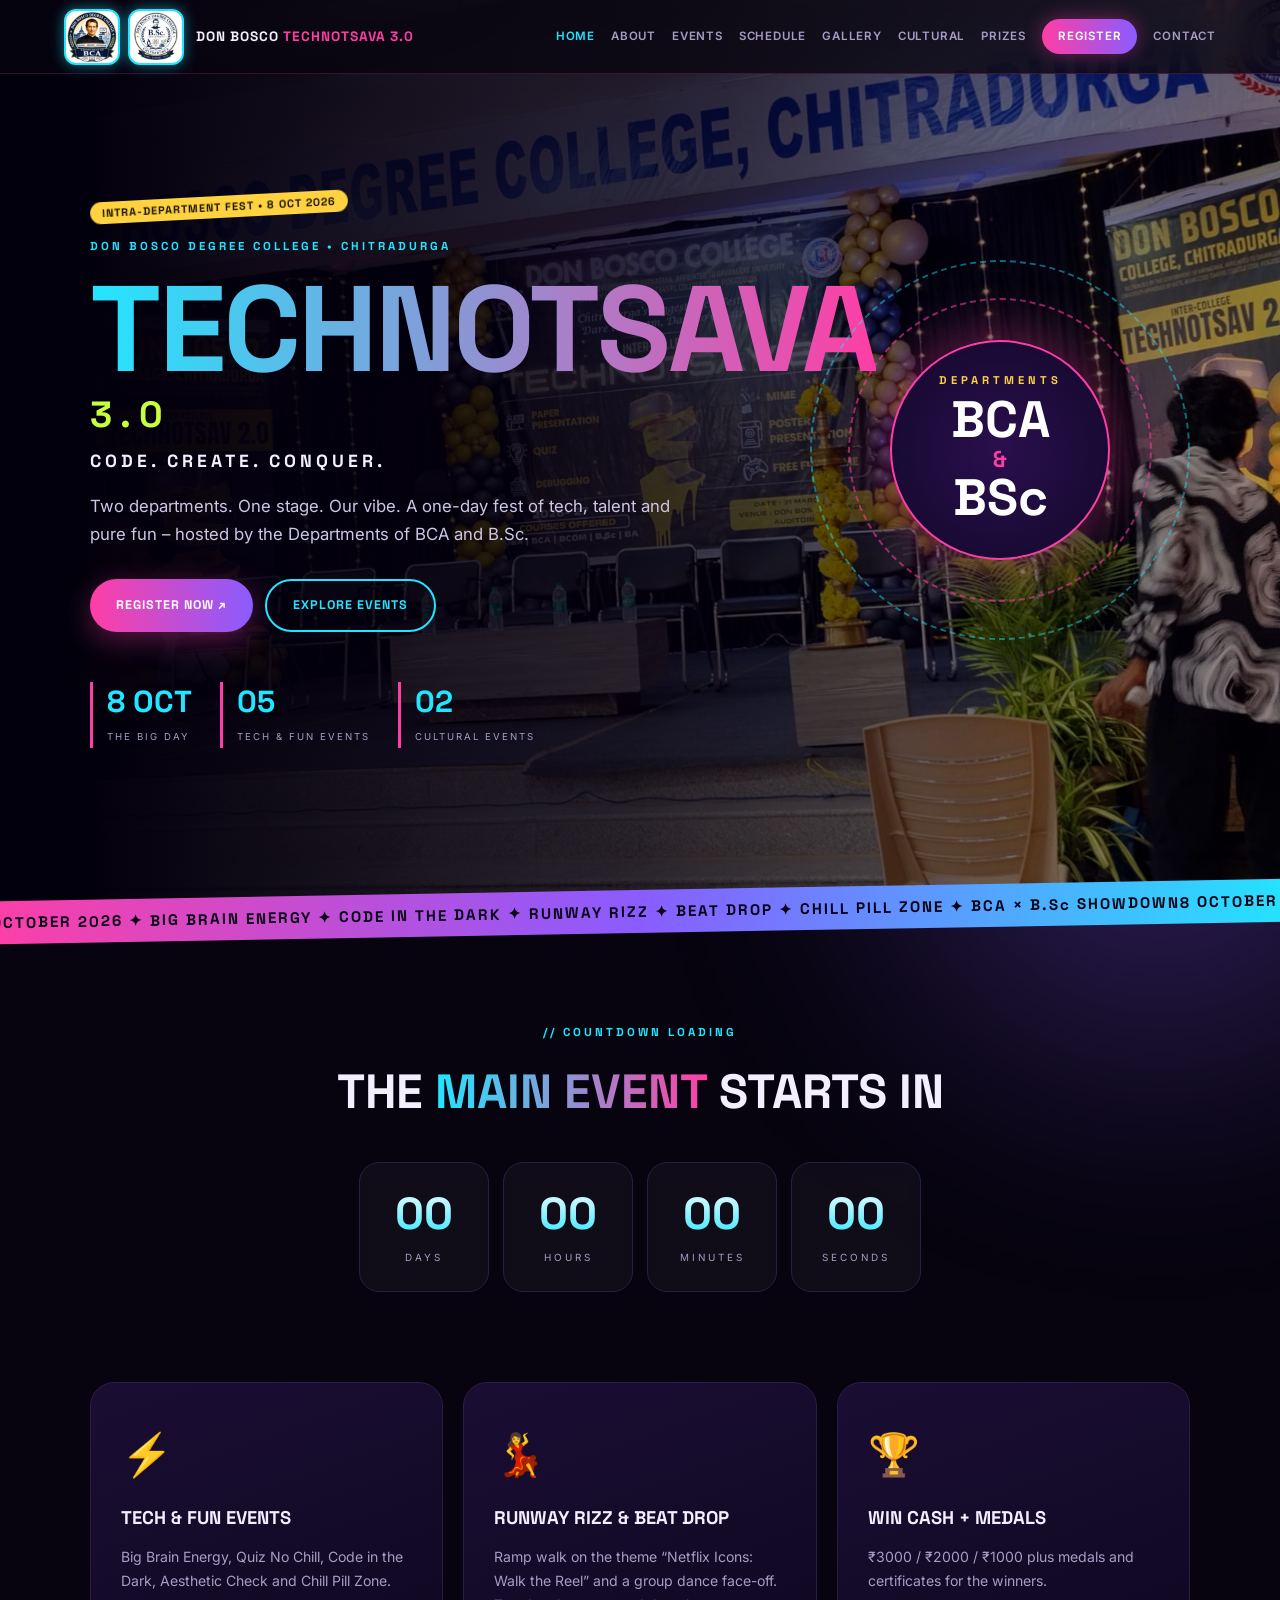
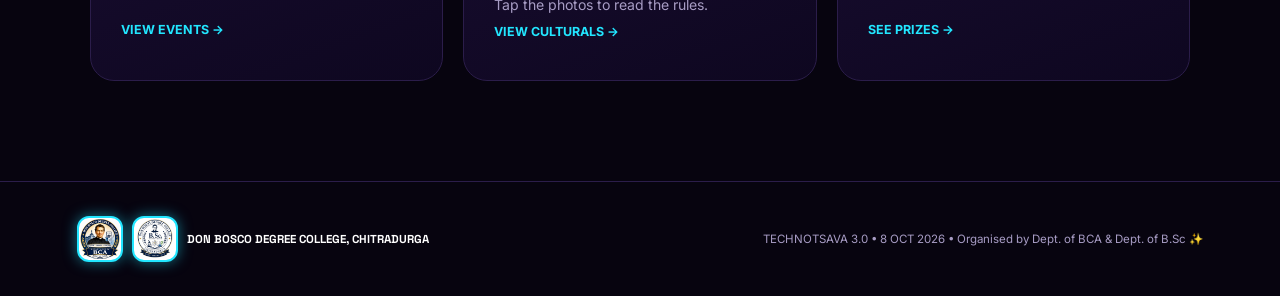
<file: technotsava event link/index.html>
<!DOCTYPE html><html lang="en"><head><meta charset="UTF-8"><meta name="viewport" content="width=device-width,initial-scale=1.0"><title>Home | TECHNOTSAVA 3.0</title>
<meta name="description" content="TECHNOTSAVA 3.0 - Don Bosco Degree College intra-department fest, 8 October 2026, Chitradurga.">
<link rel="stylesheet" href="css/style.css"><link href="https://fonts.googleapis.com/css2?family=Space+Grotesk:wght@500;700&family=Sora:wght@500;700&family=Inter:wght@300;400;500;600;700&display=swap" rel="stylesheet"></head><body>
<header class="nav"><a class="logo" href="index.html"><img src="img/logo-bca.png" alt="Department of BCA logo" class="logo-img"><img src="img/logo-bsc.jpg" alt="Department of B.Sc logo" class="logo-img"><span class="lt">DON BOSCO <b>TECHNOTSAVA 3.0</b></span></a><button class="menu" aria-label="menu">☰</button><nav><a class="active" href="index.html">Home</a><a  href="about.html">About</a><a  href="events.html">Events</a><a  href="schedule.html">Schedule</a><a  href="gallery.html">Gallery</a><a  href="cultural.html">Cultural</a><a  href="prizes.html">Prizes</a><a class="register " href="registration.html">Register</a><a  href="contact.html">Contact</a></nav></header>
<main><section class="hero"><div class="hero-bg"></div><div class="hero-content">
<span class="sticker">INTRA-DEPARTMENT FEST • 8 OCT 2026</span>
<p class="kicker" style="margin-top:18px">DON BOSCO DEGREE COLLEGE • CHITRADURGA</p>
<h1><span class="grad">TECHNOTSAVA</span><small>3.0</small></h1><p class="tagline">CODE. CREATE. CONQUER.</p>
<p class="lead">Two departments. One stage. Our vibe. A one-day fest of tech, talent and pure fun – hosted by the Departments of BCA and B.Sc.</p>
<div class="buttons"><a class="btn primary" data-register href="registration.html">REGISTER NOW ↗</a><a class="btn ghost" href="events.html">EXPLORE EVENTS</a></div>
<div class="hero-facts"><div><b>8 OCT</b><small>THE BIG DAY</small></div><div><b>05</b><small>TECH & FUN EVENTS</small></div><div><b>02</b><small>CULTURAL EVENTS</small></div></div></div>
<div class="orb"><div class="ring"></div><div class="ring two"></div><div class="core"><small>DEPARTMENTS</small>BCA<em>&amp;</em>BSc</div></div></section>
<div class="marquee"><div><span>8 OCTOBER 2026 ✦ BIG BRAIN ENERGY ✦ CODE IN THE DARK ✦ RUNWAY RIZZ ✦ BEAT DROP ✦ CHILL PILL ZONE ✦ BCA × B.Sc SHOWDOWN8 OCTOBER 2026 ✦ BIG BRAIN ENERGY ✦ CODE IN THE DARK ✦ RUNWAY RIZZ ✦ BEAT DROP ✦ CHILL PILL ZONE ✦ BCA × B.Sc SHOWDOWN</span><span>8 OCTOBER 2026 ✦ BIG BRAIN ENERGY ✦ CODE IN THE DARK ✦ RUNWAY RIZZ ✦ BEAT DROP ✦ CHILL PILL ZONE ✦ BCA × B.Sc SHOWDOWN8 OCTOBER 2026 ✦ BIG BRAIN ENERGY ✦ CODE IN THE DARK ✦ RUNWAY RIZZ ✦ BEAT DROP ✦ CHILL PILL ZONE ✦ BCA × B.Sc SHOWDOWN</span></div></div>
<section class="count"><p class="kicker">// COUNTDOWN LOADING</p><h2 class="reveal">THE <span class="grad">MAIN EVENT</span> STARTS IN</h2><div class="timer reveal"><div><b id="d">00</b><small>DAYS</small></div><div><b id="h">00</b><small>HOURS</small></div><div><b id="m">00</b><small>MINUTES</small></div><div><b id="s">00</b><small>SECONDS</small></div></div></section>
<section class="quick"><div class="reveal"><div class="em">⚡</div><h3>TECH & FUN EVENTS</h3><p>Big Brain Energy, Quiz No Chill, Code in the Dark, Aesthetic Check and Chill Pill Zone.</p><a href="events.html">VIEW EVENTS →</a></div>
<div class="reveal"><div class="em">💃</div><h3>RUNWAY RIZZ & BEAT DROP</h3><p>Ramp walk on the theme “Netflix Icons: Walk the Reel” and a group dance face-off. Tap the photos to read the rules.</p><a href="cultural.html">VIEW CULTURALS →</a></div>
<div class="reveal"><div class="em">🏆</div><h3>WIN CASH + MEDALS</h3><p>₹3000 / ₹2000 / ₹1000 plus medals and certificates for the winners.</p><a href="prizes.html">SEE PRIZES →</a></div></section></main>
<footer><b><img src="img/logo-bca.png" alt="Department of BCA logo" class="logo-img"><img src="img/logo-bsc.jpg" alt="Department of B.Sc logo" class="logo-img"> DON BOSCO DEGREE COLLEGE, CHITRADURGA</b><span>TECHNOTSAVA 3.0 • 8 OCT 2026 • Organised by Dept. of BCA &amp; Dept. of B.Sc ✨</span></footer>
<script src="js/config.js"></script><script src="js/main.js"></script></body></html>
</file>
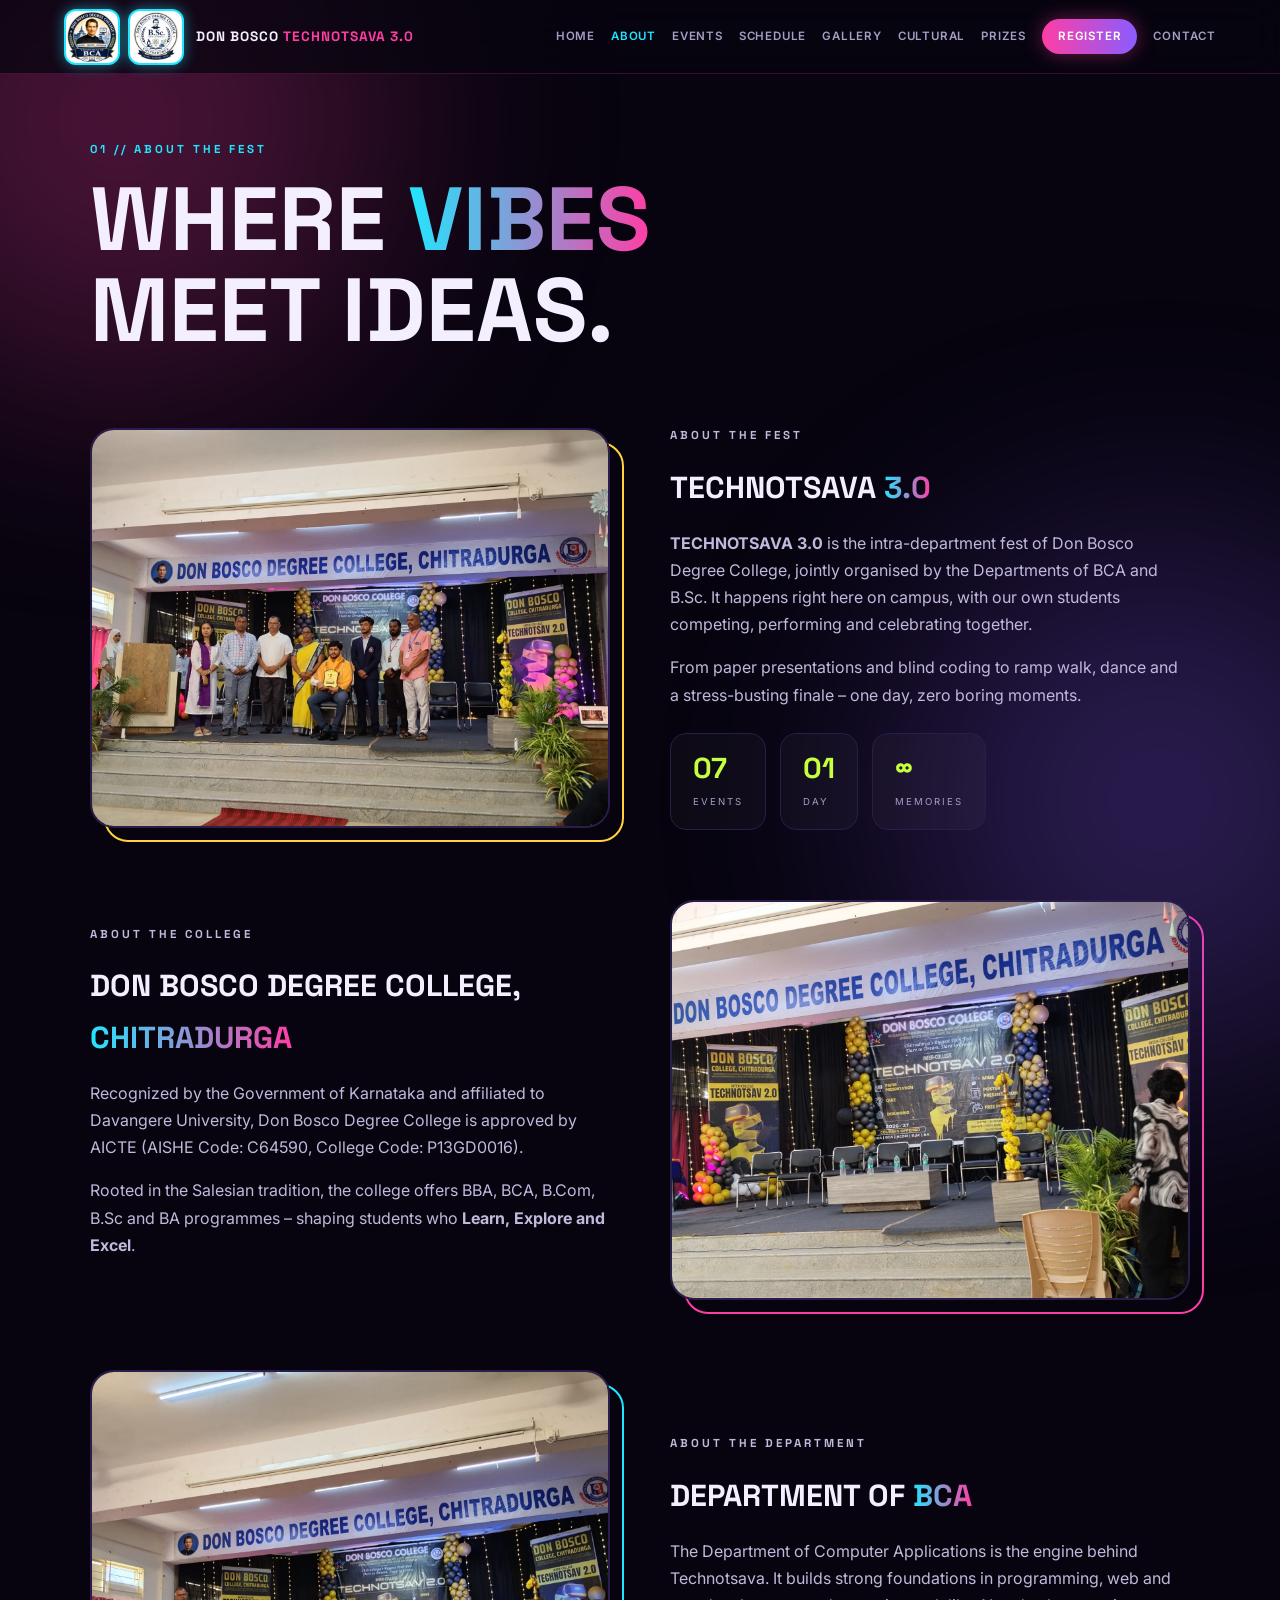
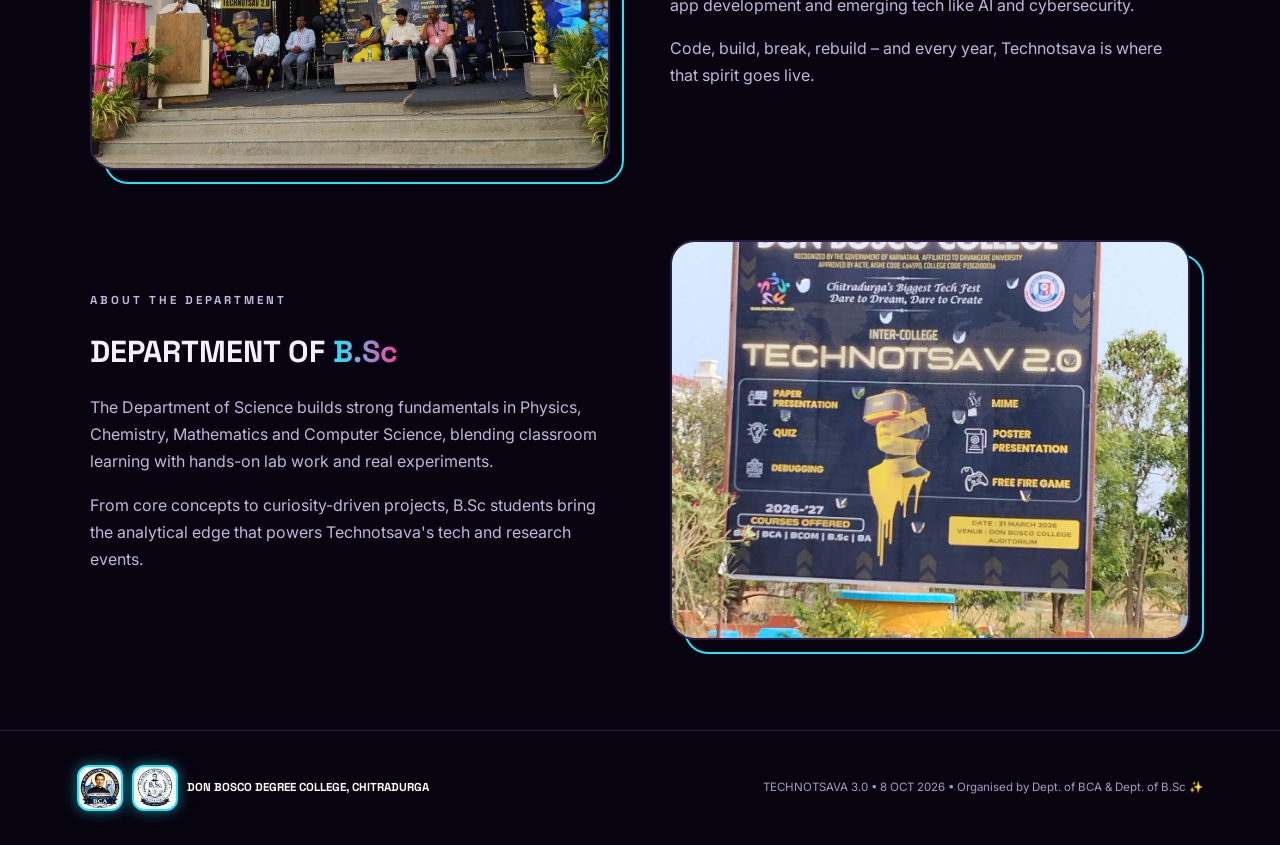
<file: technotsava event link/about.html>
<!DOCTYPE html><html lang="en"><head><meta charset="UTF-8"><meta name="viewport" content="width=device-width,initial-scale=1.0"><title>About | TECHNOTSAVA 3.0</title>
<meta name="description" content="TECHNOTSAVA 3.0 - Don Bosco Degree College intra-department fest, 8 October 2026, Chitradurga.">
<link rel="stylesheet" href="css/style.css"><link href="https://fonts.googleapis.com/css2?family=Space+Grotesk:wght@500;700&family=Sora:wght@500;700&family=Inter:wght@300;400;500;600;700&display=swap" rel="stylesheet"></head><body>
<header class="nav"><a class="logo" href="index.html"><img src="img/logo-bca.png" alt="Department of BCA logo" class="logo-img"><img src="img/logo-bsc.jpg" alt="Department of B.Sc logo" class="logo-img"><span class="lt">DON BOSCO <b>TECHNOTSAVA 3.0</b></span></a><button class="menu" aria-label="menu">☰</button><nav><a  href="index.html">Home</a><a class="active" href="about.html">About</a><a  href="events.html">Events</a><a  href="schedule.html">Schedule</a><a  href="gallery.html">Gallery</a><a  href="cultural.html">Cultural</a><a  href="prizes.html">Prizes</a><a class="register " href="registration.html">Register</a><a  href="contact.html">Contact</a></nav></header>
<main class="page"><p class="kicker">01 // ABOUT THE FEST</p><h1>WHERE <span class="grad">VIBES</span><br>MEET IDEAS.</h1>
<div class="split reveal"><div class="photo c"><img src="img/fest-photo.jpg" alt="Technotsava fest photo"></div><div><p class="kicker">ABOUT THE FEST</p><h2>TECHNOTSAVA <span class="grad">3.0</span></h2>
<p><b>TECHNOTSAVA 3.0</b> is the intra-department fest of Don Bosco Degree College, jointly organised by the Departments of BCA and B.Sc. It happens right here on campus, with our own students competing, performing and celebrating together.</p>
<p>From paper presentations and blind coding to ramp walk, dance and a stress-busting finale – one day, zero boring moments.</p>
<div class="cards"><div><b>07</b><small>EVENTS</small></div><div><b>01</b><small>DAY</small></div><div><b>∞</b><small>MEMORIES</small></div></div></div></div>
<div class="split reverse reveal"><div class="photo"><img src="img/college-photo.jpg" alt="Don Bosco Degree College"></div><div><p class="kicker">ABOUT THE COLLEGE</p><h2>DON BOSCO DEGREE COLLEGE, <span class="grad">CHITRADURGA</span></h2>
<p>Recognized by the Government of Karnataka and affiliated to Davangere University, Don Bosco Degree College is approved by AICTE (AISHE Code: C64590, College Code: P13GD0016).</p>
<p>Rooted in the Salesian tradition, the college offers BBA, BCA, B.Com, B.Sc and BA programmes – shaping students who <b>Learn, Explore and Excel</b>.</p></div></div>
<div class="split reveal"><div class="photo b"><img src="img/department-photo.jpg" alt="Department of BCA"></div><div><p class="kicker">ABOUT THE DEPARTMENT</p><h2>DEPARTMENT OF <span class="grad">BCA</span></h2>
<p>The Department of Computer Applications is the engine behind Technotsava. It builds strong foundations in programming, web and app development and emerging tech like AI and cybersecurity.</p>
<p>Code, build, break, rebuild – and every year, Technotsava is where that spirit goes live.</p></div></div>
<div class="split reverse reveal"><div class="photo b"><img src="img/bsc-department-photo.jpg" alt="Department of BSc"></div><div><p class="kicker">ABOUT THE DEPARTMENT</p><h2>DEPARTMENT OF <span class="grad">B.Sc</span></h2>
<p>The Department of Science builds strong fundamentals in Physics, Chemistry, Mathematics and Computer Science, blending classroom learning with hands-on lab work and real experiments.</p>
<p>From core concepts to curiosity-driven projects, B.Sc students bring the analytical edge that powers Technotsava's tech and research events.</p></div></div>
</main>
<footer><b><img src="img/logo-bca.png" alt="Department of BCA logo" class="logo-img"><img src="img/logo-bsc.jpg" alt="Department of B.Sc logo" class="logo-img"> DON BOSCO DEGREE COLLEGE, CHITRADURGA</b><span>TECHNOTSAVA 3.0 • 8 OCT 2026 • Organised by Dept. of BCA &amp; Dept. of B.Sc ✨</span></footer>
<script src="js/config.js"></script><script src="js/main.js"></script></body></html>
</file>
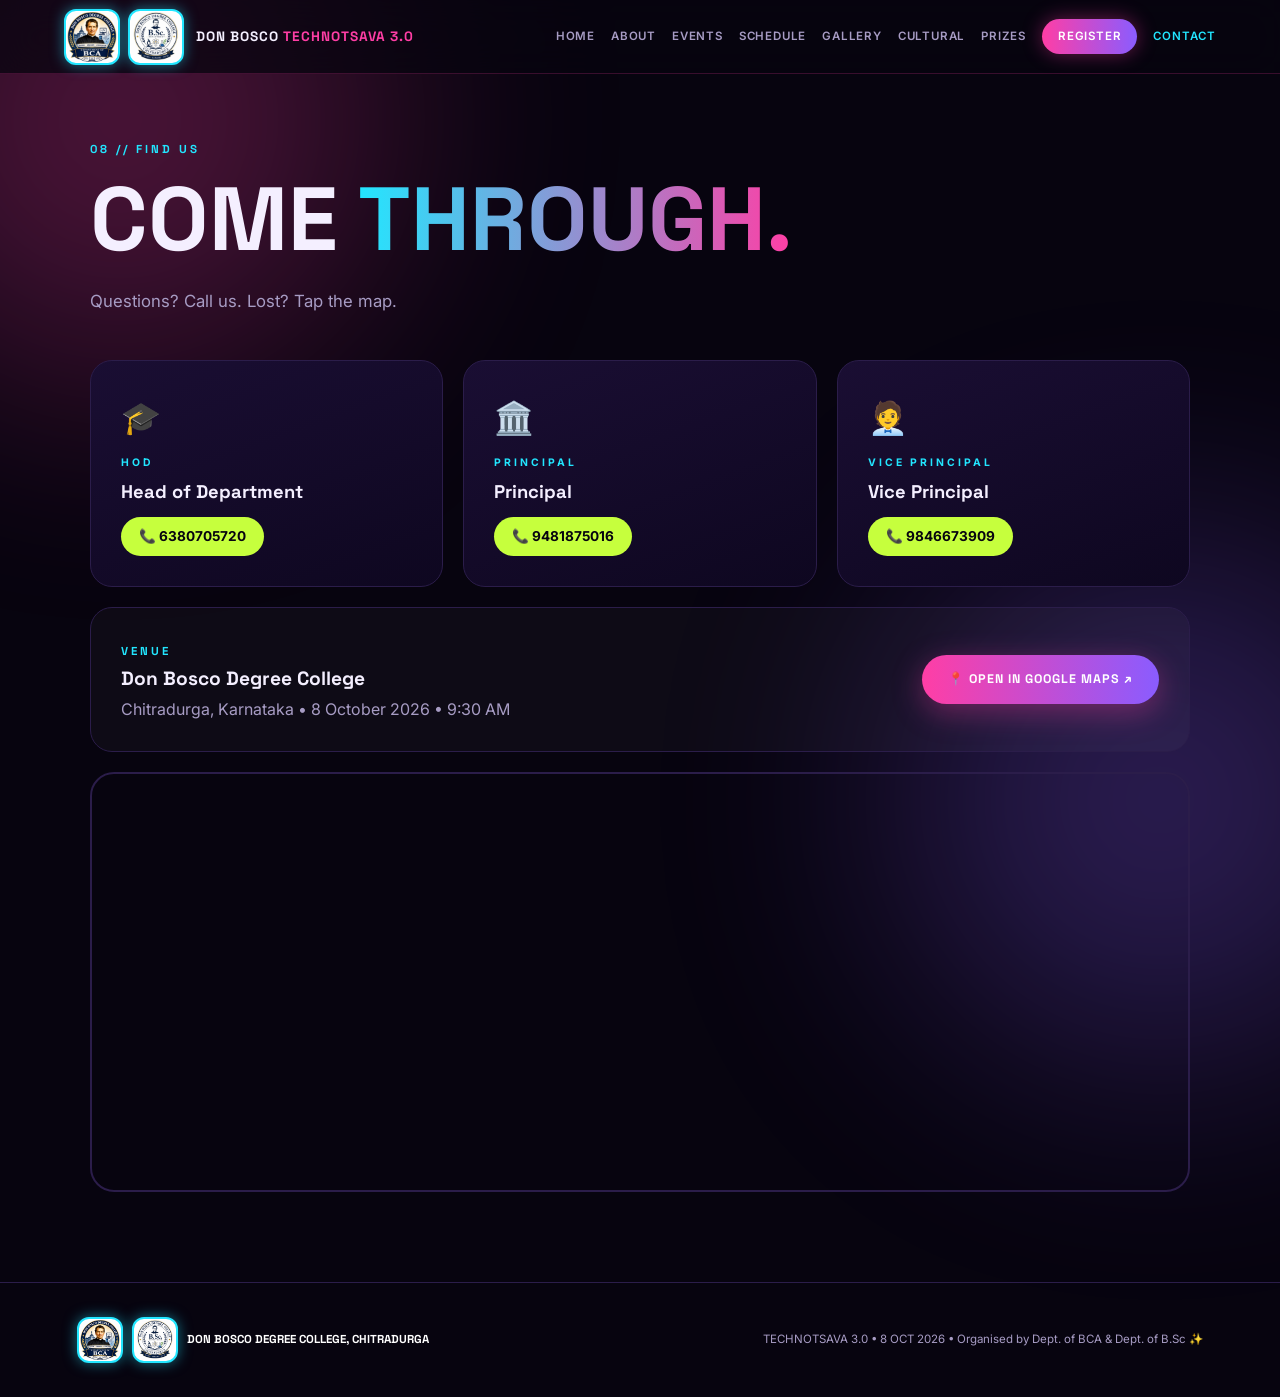
<file: technotsava event link/contact.html>
<!DOCTYPE html><html lang="en"><head><meta charset="UTF-8"><meta name="viewport" content="width=device-width,initial-scale=1.0"><title>Contact | TECHNOTSAVA 3.0</title>
<meta name="description" content="TECHNOTSAVA 3.0 - Don Bosco Degree College intra-department fest, 8 October 2026, Chitradurga.">
<link rel="stylesheet" href="css/style.css"><link href="https://fonts.googleapis.com/css2?family=Space+Grotesk:wght@500;700&family=Sora:wght@500;700&family=Inter:wght@300;400;500;600;700&display=swap" rel="stylesheet"></head><body>
<header class="nav"><a class="logo" href="index.html"><img src="img/logo-bca.png" alt="Department of BCA logo" class="logo-img"><img src="img/logo-bsc.jpg" alt="Department of B.Sc logo" class="logo-img"><span class="lt">DON BOSCO <b>TECHNOTSAVA 3.0</b></span></a><button class="menu" aria-label="menu">☰</button><nav><a  href="index.html">Home</a><a  href="about.html">About</a><a  href="events.html">Events</a><a  href="schedule.html">Schedule</a><a  href="gallery.html">Gallery</a><a  href="cultural.html">Cultural</a><a  href="prizes.html">Prizes</a><a class="register " href="registration.html">Register</a><a class="active" href="contact.html">Contact</a></nav></header>
<main class="page"><p class="kicker">08 // FIND US</p><h1>COME <span class="grad">THROUGH.</span></h1><p class="sub">Questions? Call us. Lost? Tap the map.</p>
<div class="contact-grid"><div class="reveal"><div class="em">🎓</div><small>HOD</small><h2>Head of Department</h2><a class="call" href="tel:+916380705720">📞 6380705720</a></div>
<div class="reveal"><div class="em">🏛️</div><small>PRINCIPAL</small><h2>Principal</h2><a class="call" href="tel:+919481875016">📞 9481875016</a></div>
<div class="reveal"><div class="em">🧑‍💼</div><small>VICE PRINCIPAL</small><h2>Vice Principal</h2><a class="call" href="tel:+919846673909">📞 9846673909</a></div></div>
<div class="venue reveal"><div><small class="kicker">VENUE</small><h2>Don Bosco Degree College</h2><p>Chitradurga, Karnataka • 8 October 2026 • 9:30 AM</p></div><a class="btn primary" target="_blank" rel="noopener" href="https://maps.app.goo.gl/7U3dYe6gCbEkPEhA8?g_st=aw">📍 OPEN IN GOOGLE MAPS ↗</a></div>
<div class="map-box reveal"><iframe title="College location" loading="lazy" allowfullscreen referrerpolicy="no-referrer-when-downgrade" src="https://www.google.com/maps?q=Don+Bosco+Degree+College+Chitradurga&output=embed"></iframe></div></main>
<footer><b><img src="img/logo-bca.png" alt="Department of BCA logo" class="logo-img"><img src="img/logo-bsc.jpg" alt="Department of B.Sc logo" class="logo-img"> DON BOSCO DEGREE COLLEGE, CHITRADURGA</b><span>TECHNOTSAVA 3.0 • 8 OCT 2026 • Organised by Dept. of BCA &amp; Dept. of B.Sc ✨</span></footer>
<script src="js/config.js"></script><script src="js/main.js"></script></body></html>
</file>
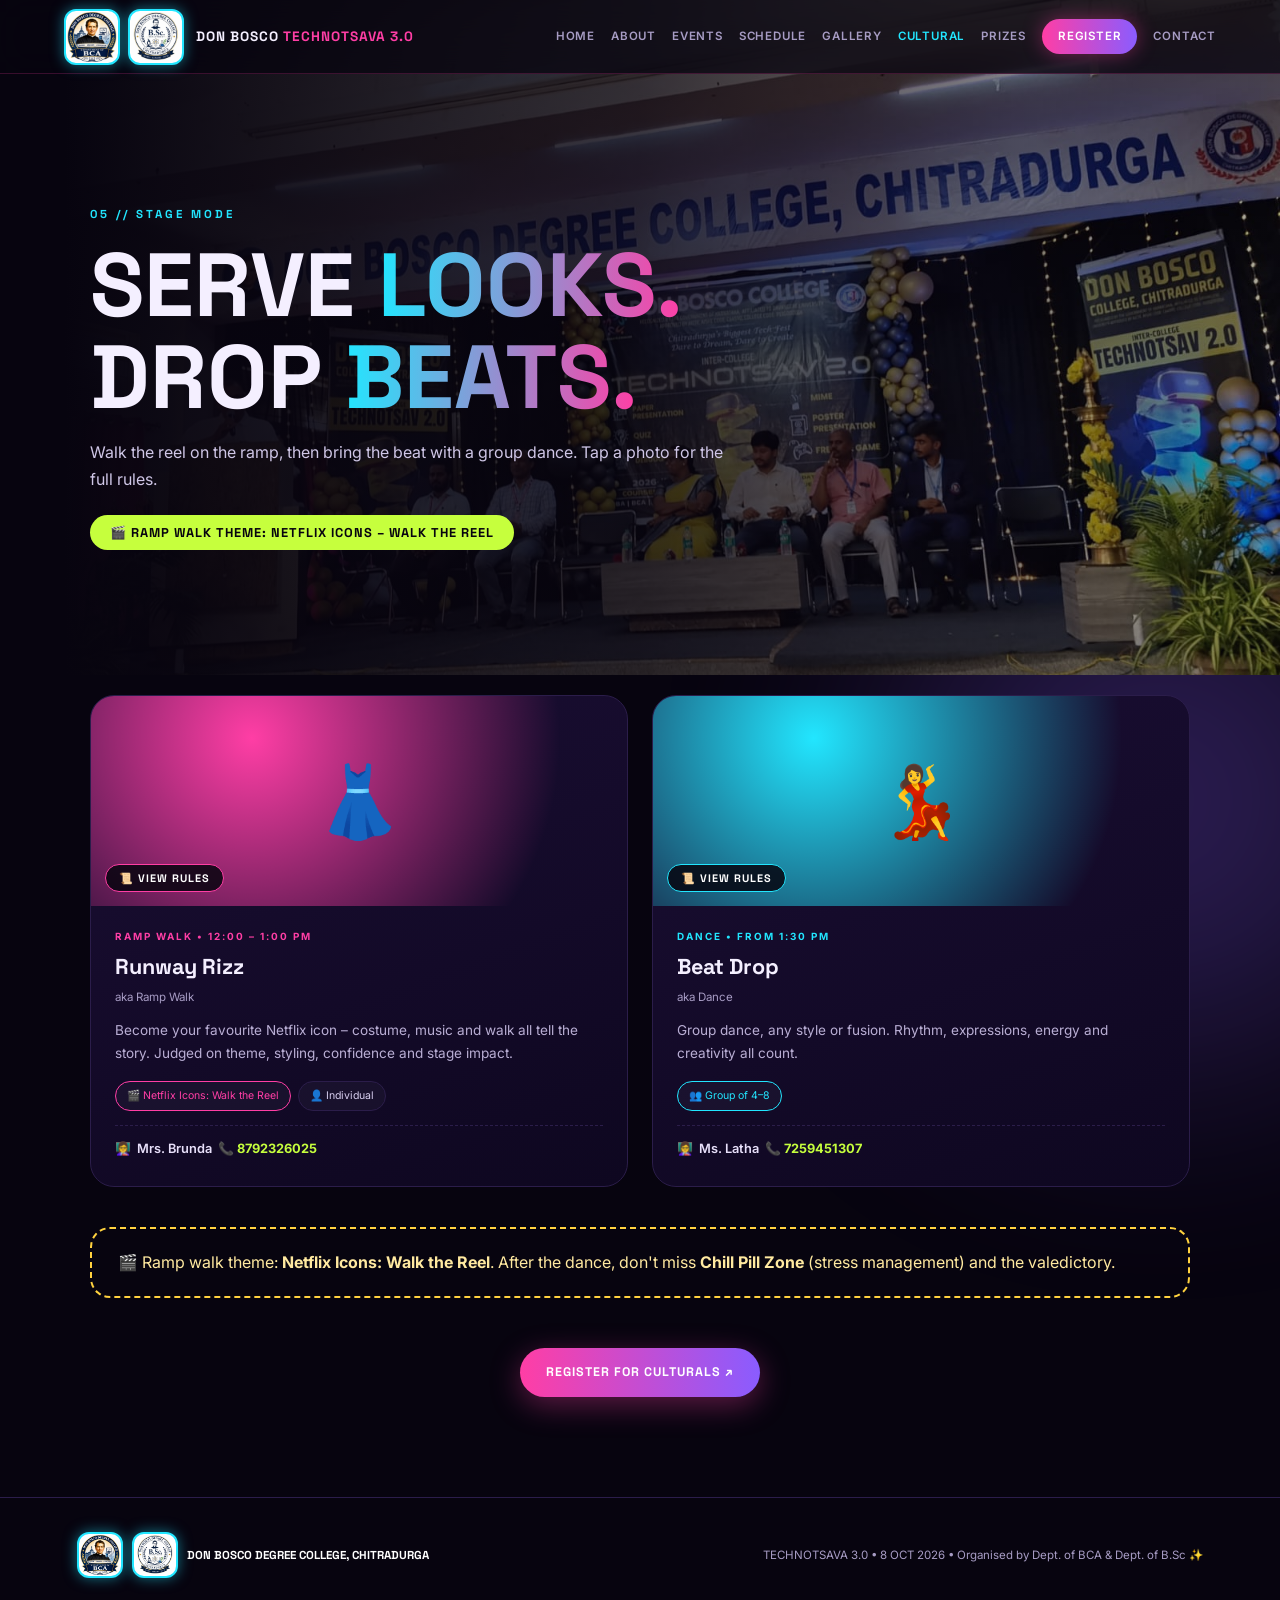
<file: technotsava event link/cultural.html>
<!DOCTYPE html><html lang="en"><head><meta charset="UTF-8"><meta name="viewport" content="width=device-width,initial-scale=1.0"><title>Cultural | TECHNOTSAVA 3.0</title>
<meta name="description" content="TECHNOTSAVA 3.0 - Don Bosco Degree College intra-department fest, 8 October 2026, Chitradurga.">
<link rel="stylesheet" href="css/style.css"><link href="https://fonts.googleapis.com/css2?family=Space+Grotesk:wght@500;700&family=Sora:wght@500;700&family=Inter:wght@300;400;500;600;700&display=swap" rel="stylesheet"></head><body>
<header class="nav"><a class="logo" href="index.html"><img src="img/logo-bca.png" alt="Department of BCA logo" class="logo-img"><img src="img/logo-bsc.jpg" alt="Department of B.Sc logo" class="logo-img"><span class="lt">DON BOSCO <b>TECHNOTSAVA 3.0</b></span></a><button class="menu" aria-label="menu">☰</button><nav><a  href="index.html">Home</a><a  href="about.html">About</a><a  href="events.html">Events</a><a  href="schedule.html">Schedule</a><a  href="gallery.html">Gallery</a><a class="active" href="cultural.html">Cultural</a><a  href="prizes.html">Prizes</a><a class="register " href="registration.html">Register</a><a  href="contact.html">Contact</a></nav></header>
<main class="culture-page"><div class="culture-bg"></div><div class="culture-content"><p class="kicker">05 // STAGE MODE</p><h1>SERVE <span class="grad">LOOKS.</span><br>DROP <span class="grad">BEATS.</span></h1><p>Walk the reel on the ramp, then bring the beat with a group dance. Tap a photo for the full rules.</p><span class="time">🎬 RAMP WALK THEME: NETFLIX ICONS – WALK THE REEL</span></div></main>
<section class="culture-grid-section"><div class="culture-grid">
<article class="event-card reveal" style="--c:var(--pink)"><div class="event-top"><span class="fb">👗</span><img src="https://images.unsplash.com/photo-1509631179647-0177331693ae?auto=format&fit=crop&w=800&q=80" alt="Ramp walk" loading="lazy" onerror="this.remove()"></div><div class="event-body"><small>RAMP WALK • 12:00 – 1:00 PM</small><h2>Runway Rizz</h2><div class="real">aka Ramp Walk</div><p>Become your favourite Netflix icon – costume, music and walk all tell the story. Judged on theme, styling, confidence and stage impact.</p><div class="tags"><span class="hot">🎬 Netflix Icons: Walk the Reel</span><span>👤 Individual</span></div><div class="coord">👩‍🏫 <b>Mrs. Brunda</b> <a href="tel:+918792326025">📞 8792326025</a></div></div></article>
<article class="event-card reveal" style="--c:var(--cyan)"><div class="event-top"><span class="fb">💃</span><img src="https://images.unsplash.com/photo-1547153760-18fc86324498?auto=format&fit=crop&w=800&q=80" alt="Dance" loading="lazy" onerror="this.remove()"></div><div class="event-body"><small>DANCE • FROM 1:30 PM</small><h2>Beat Drop</h2><div class="real">aka Dance</div><p>Group dance, any style or fusion. Rhythm, expressions, energy and creativity all count.</p><div class="tags"><span class="hot">👥 Group of 4–8</span></div><div class="coord">👩‍🏫 <b>Ms. Latha</b> <a href="tel:+917259451307">📞 7259451307</a></div></div></article>
</div><div class="theme-note reveal">🎬 Ramp walk theme: <b>Netflix Icons: Walk the Reel</b>. After the dance, don't miss <b>Chill Pill Zone</b> (stress management) and the valedictory.</div>
<div class="center"><a class="btn primary" data-register href="registration.html">REGISTER FOR CULTURALS ↗</a></div></section>
<footer><b><img src="img/logo-bca.png" alt="Department of BCA logo" class="logo-img"><img src="img/logo-bsc.jpg" alt="Department of B.Sc logo" class="logo-img"> DON BOSCO DEGREE COLLEGE, CHITRADURGA</b><span>TECHNOTSAVA 3.0 • 8 OCT 2026 • Organised by Dept. of BCA &amp; Dept. of B.Sc ✨</span></footer>
<script src="js/config.js"></script><script src="js/main.js"></script></body></html>
</file>
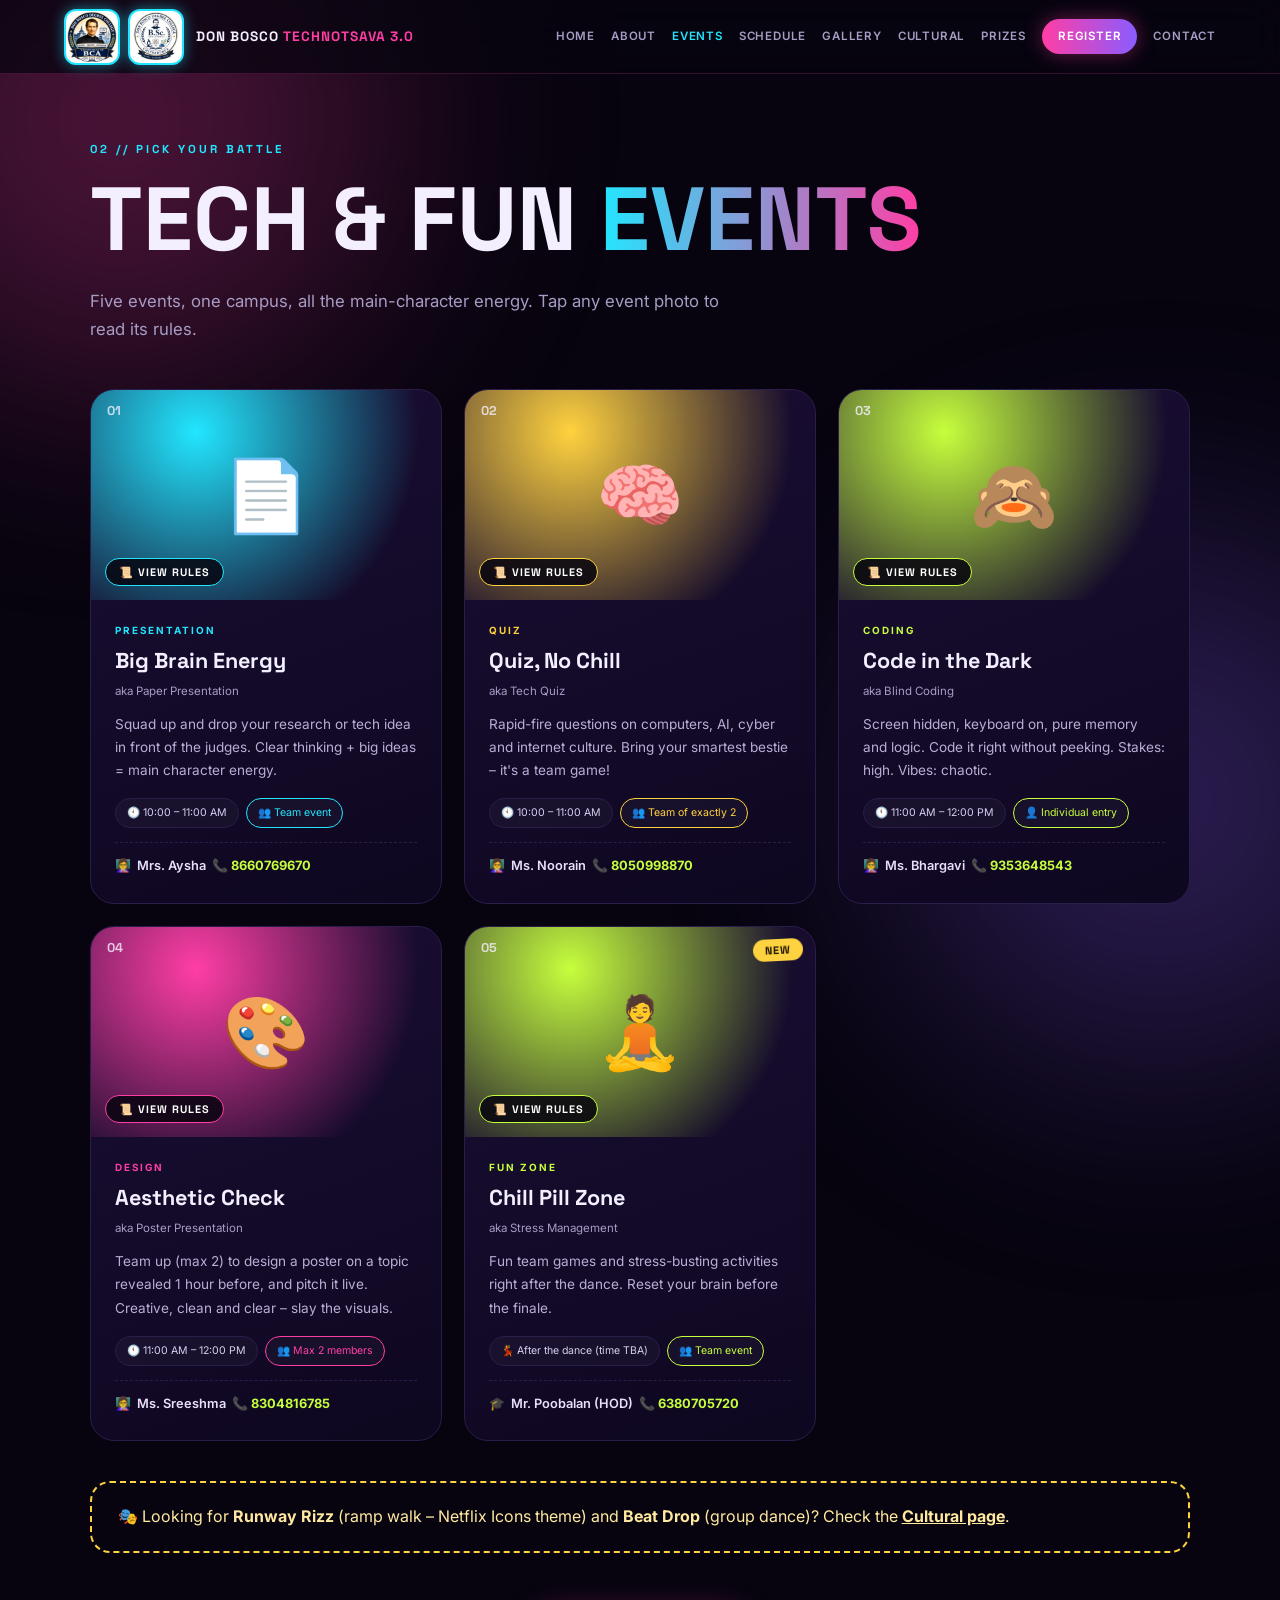
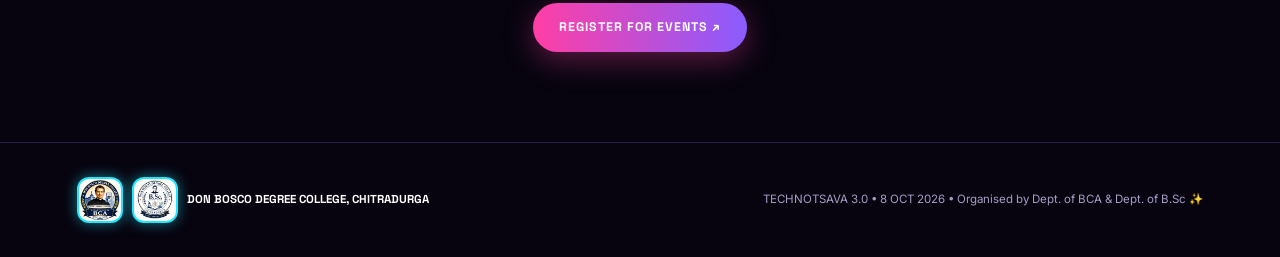
<file: technotsava event link/events.html>
<!DOCTYPE html><html lang="en"><head><meta charset="UTF-8"><meta name="viewport" content="width=device-width,initial-scale=1.0"><title>Events | TECHNOTSAVA 3.0</title>
<meta name="description" content="TECHNOTSAVA 3.0 - Don Bosco Degree College intra-department fest, 8 October 2026, Chitradurga.">
<link rel="stylesheet" href="css/style.css"><link href="https://fonts.googleapis.com/css2?family=Space+Grotesk:wght@500;700&family=Sora:wght@500;700&family=Inter:wght@300;400;500;600;700&display=swap" rel="stylesheet"></head><body>
<header class="nav"><a class="logo" href="index.html"><img src="img/logo-bca.png" alt="Department of BCA logo" class="logo-img"><img src="img/logo-bsc.jpg" alt="Department of B.Sc logo" class="logo-img"><span class="lt">DON BOSCO <b>TECHNOTSAVA 3.0</b></span></a><button class="menu" aria-label="menu">☰</button><nav><a  href="index.html">Home</a><a  href="about.html">About</a><a class="active" href="events.html">Events</a><a  href="schedule.html">Schedule</a><a  href="gallery.html">Gallery</a><a  href="cultural.html">Cultural</a><a  href="prizes.html">Prizes</a><a class="register " href="registration.html">Register</a><a  href="contact.html">Contact</a></nav></header>
<main class="page"><p class="kicker">02 // PICK YOUR BATTLE</p><h1>TECH & FUN <span class="grad">EVENTS</span></h1><p class="sub">Five events, one campus, all the main-character energy. Tap any event photo to read its rules.</p>
<div class="event-grid"><article class="event-card reveal" style="--c:var(--cyan)"><div class="event-top"><span class="fb">📄</span><img src="https://images.unsplash.com/photo-1560439514-4e9645039924?auto=format&fit=crop&w=900&q=80" alt="Paper Presentation" loading="lazy" onerror="this.remove()"><b>01</b></div><div class="event-body"><small>PRESENTATION</small><h2>Big Brain Energy</h2><div class="real">aka Paper Presentation</div><p>Squad up and drop your research or tech idea in front of the judges. Clear thinking + big ideas = main character energy.</p><div class="tags"><span class="">🕙 10:00 – 11:00 AM</span><span class="hot">👥 Team event</span></div><div class="coord">👩‍🏫 <b>Mrs. Aysha</b> <a href="tel:+918660769670">📞 8660769670</a></div></div></article><article class="event-card reveal" style="--c:var(--yellow)"><div class="event-top"><span class="fb">🧠</span><img src="https://images.unsplash.com/photo-1522202176988-66273c2fd55f?auto=format&fit=crop&w=900&q=80" alt="Tech Quiz" loading="lazy" onerror="this.remove()"><b>02</b></div><div class="event-body"><small>QUIZ</small><h2>Quiz, No Chill</h2><div class="real">aka Tech Quiz</div><p>Rapid-fire questions on computers, AI, cyber and internet culture. Bring your smartest bestie – it's a team game!</p><div class="tags"><span class="">🕙 10:00 – 11:00 AM</span><span class="hot">👥 Team of exactly 2</span></div><div class="coord">👩‍🏫 <b>Ms. Noorain</b> <a href="tel:+918050998870">📞 8050998870</a></div></div></article><article class="event-card reveal" style="--c:var(--lime)"><div class="event-top"><span class="fb">🙈</span><img src="https://images.unsplash.com/photo-1550439062-609e1531270e?auto=format&fit=crop&w=900&q=80" alt="Blind Coding" loading="lazy" onerror="this.remove()"><b>03</b></div><div class="event-body"><small>CODING</small><h2>Code in the Dark</h2><div class="real">aka Blind Coding</div><p>Screen hidden, keyboard on, pure memory and logic. Code it right without peeking. Stakes: high. Vibes: chaotic.</p><div class="tags"><span class="">🕚 11:00 AM – 12:00 PM</span><span class="hot">👤 Individual entry</span></div><div class="coord">👩‍🏫 <b>Ms. Bhargavi</b> <a href="tel:+919353648543">📞 9353648543</a></div></div></article><article class="event-card reveal" style="--c:var(--pink)"><div class="event-top"><span class="fb">🎨</span><img src="https://images.unsplash.com/photo-1626785774573-4b799315345d?auto=format&fit=crop&w=900&q=80" alt="Poster Presentation" loading="lazy" onerror="this.remove()"><b>04</b></div><div class="event-body"><small>DESIGN</small><h2>Aesthetic Check</h2><div class="real">aka Poster Presentation</div><p>Team up (max 2) to design a poster on a topic revealed 1 hour before, and pitch it live. Creative, clean and clear – slay the visuals.</p><div class="tags"><span class="">🕚 11:00 AM – 12:00 PM</span><span class="hot">👥 Max 2 members</span></div><div class="coord">👩‍🏫 <b>Ms. Sreeshma</b> <a href="tel:+918304816785">📞 8304816785</a></div></div></article><article class="event-card reveal" style="--c:var(--lime)"><div class="event-top"><span class="fb">🧘</span><img src="https://images.unsplash.com/photo-1506126613408-eca07ce68773?auto=format&fit=crop&w=900&q=80" alt="Stress Management" loading="lazy" onerror="this.remove()"><b>05</b><span class="sticker">NEW</span></div><div class="event-body"><small>FUN ZONE</small><h2>Chill Pill Zone</h2><div class="real">aka Stress Management</div><p>Fun team games and stress-busting activities right after the dance. Reset your brain before the finale.</p><div class="tags"><span class="">💃 After the dance (time TBA)</span><span class="hot">👥 Team event</span></div><div class="coord">🎓 <b>Mr. Poobalan (HOD)</b> <a href="tel:+916380705720">📞 6380705720</a></div></div></article></div>
<div class="theme-note reveal">🎭 Looking for <b>Runway Rizz</b> (ramp walk – Netflix Icons theme) and <b>Beat Drop</b> (group dance)? Check the <a href="cultural.html"><b>Cultural page</b></a>.</div>
<div class="center"><a class="btn primary" data-register href="registration.html">REGISTER FOR EVENTS ↗</a></div></main>
<footer><b><img src="img/logo-bca.png" alt="Department of BCA logo" class="logo-img"><img src="img/logo-bsc.jpg" alt="Department of B.Sc logo" class="logo-img"> DON BOSCO DEGREE COLLEGE, CHITRADURGA</b><span>TECHNOTSAVA 3.0 • 8 OCT 2026 • Organised by Dept. of BCA &amp; Dept. of B.Sc ✨</span></footer>
<script src="js/config.js"></script><script src="js/main.js"></script></body></html>
</file>
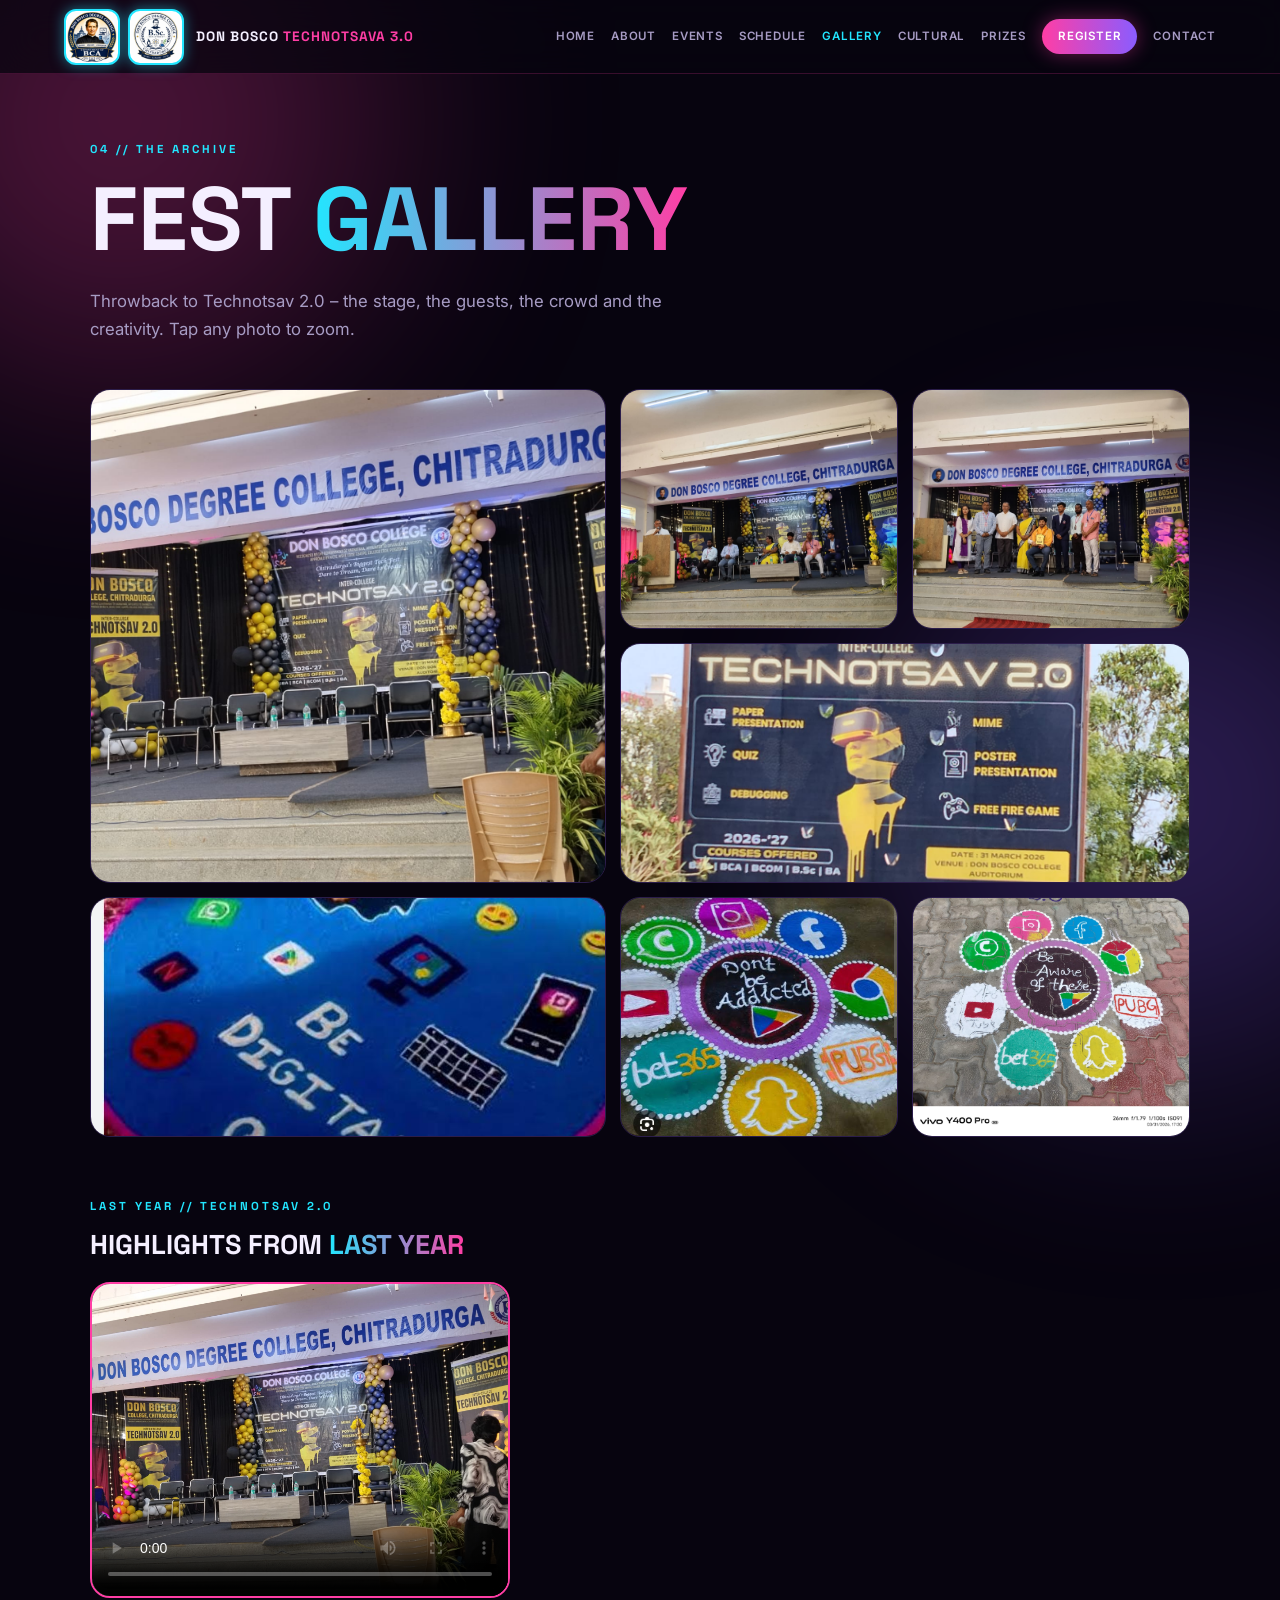
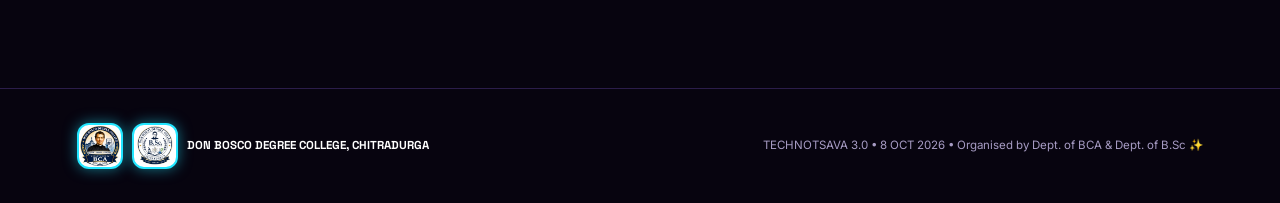
<file: technotsava event link/gallery.html>
<!DOCTYPE html><html lang="en"><head><meta charset="UTF-8"><meta name="viewport" content="width=device-width,initial-scale=1.0"><title>Gallery | TECHNOTSAVA 3.0</title>
<meta name="description" content="TECHNOTSAVA 3.0 - Don Bosco Degree College intra-department fest, 8 October 2026, Chitradurga.">
<link rel="stylesheet" href="css/style.css"><link href="https://fonts.googleapis.com/css2?family=Space+Grotesk:wght@500;700&family=Sora:wght@500;700&family=Inter:wght@300;400;500;600;700&display=swap" rel="stylesheet"></head><body>
<header class="nav"><a class="logo" href="index.html"><img src="img/logo-bca.png" alt="Department of BCA logo" class="logo-img"><img src="img/logo-bsc.jpg" alt="Department of B.Sc logo" class="logo-img"><span class="lt">DON BOSCO <b>TECHNOTSAVA 3.0</b></span></a><button class="menu" aria-label="menu">☰</button><nav><a  href="index.html">Home</a><a  href="about.html">About</a><a  href="events.html">Events</a><a  href="schedule.html">Schedule</a><a class="active" href="gallery.html">Gallery</a><a  href="cultural.html">Cultural</a><a  href="prizes.html">Prizes</a><a class="register " href="registration.html">Register</a><a  href="contact.html">Contact</a></nav></header>
<main class="page"><p class="kicker">04 // THE ARCHIVE</p><h1>FEST <span class="grad">GALLERY</span></h1><p class="sub">Throwback to Technotsav 2.0 – the stage, the guests, the crowd and the creativity. Tap any photo to zoom.</p><div class="gallery"><img src="img/stage-empty.jpg" alt="Auditorium stage" loading="lazy"><img src="img/panel-speaking.jpg" alt="Chief guest addressing the audience" loading="lazy"><img src="img/group-award.jpg" alt="Dignitaries and faculty on stage" loading="lazy"><img src="img/standee-outdoor.jpg" alt="Campus entrance standee" loading="lazy"><img src="img/rangoli-digital.jpg" alt="Be Digital rangoli" loading="lazy"><img src="img/rangoli-addicted.jpg" alt="Don't Be Addicted rangoli" loading="lazy"><img src="img/rangoli-aware.jpg" alt="Be Aware rangoli" loading="lazy"></div>
<div class="gallery-video"><p class="kicker" style="margin-top:60px">LAST YEAR // TECHNOTSAV 2.0</p><h2 style="font:700 1.7rem 'Space Grotesk';margin:10px 0 20px">HIGHLIGHTS FROM <span class="grad">LAST YEAR</span></h2><video controls preload="metadata" poster="img/stage-empty.jpg"><source src="img/technotsav2-highlights.mp4" type="video/mp4"></video></div></main>
<footer><b><img src="img/logo-bca.png" alt="Department of BCA logo" class="logo-img"><img src="img/logo-bsc.jpg" alt="Department of B.Sc logo" class="logo-img"> DON BOSCO DEGREE COLLEGE, CHITRADURGA</b><span>TECHNOTSAVA 3.0 • 8 OCT 2026 • Organised by Dept. of BCA &amp; Dept. of B.Sc ✨</span></footer>
<script src="js/config.js"></script><script src="js/main.js"></script></body></html>
</file>
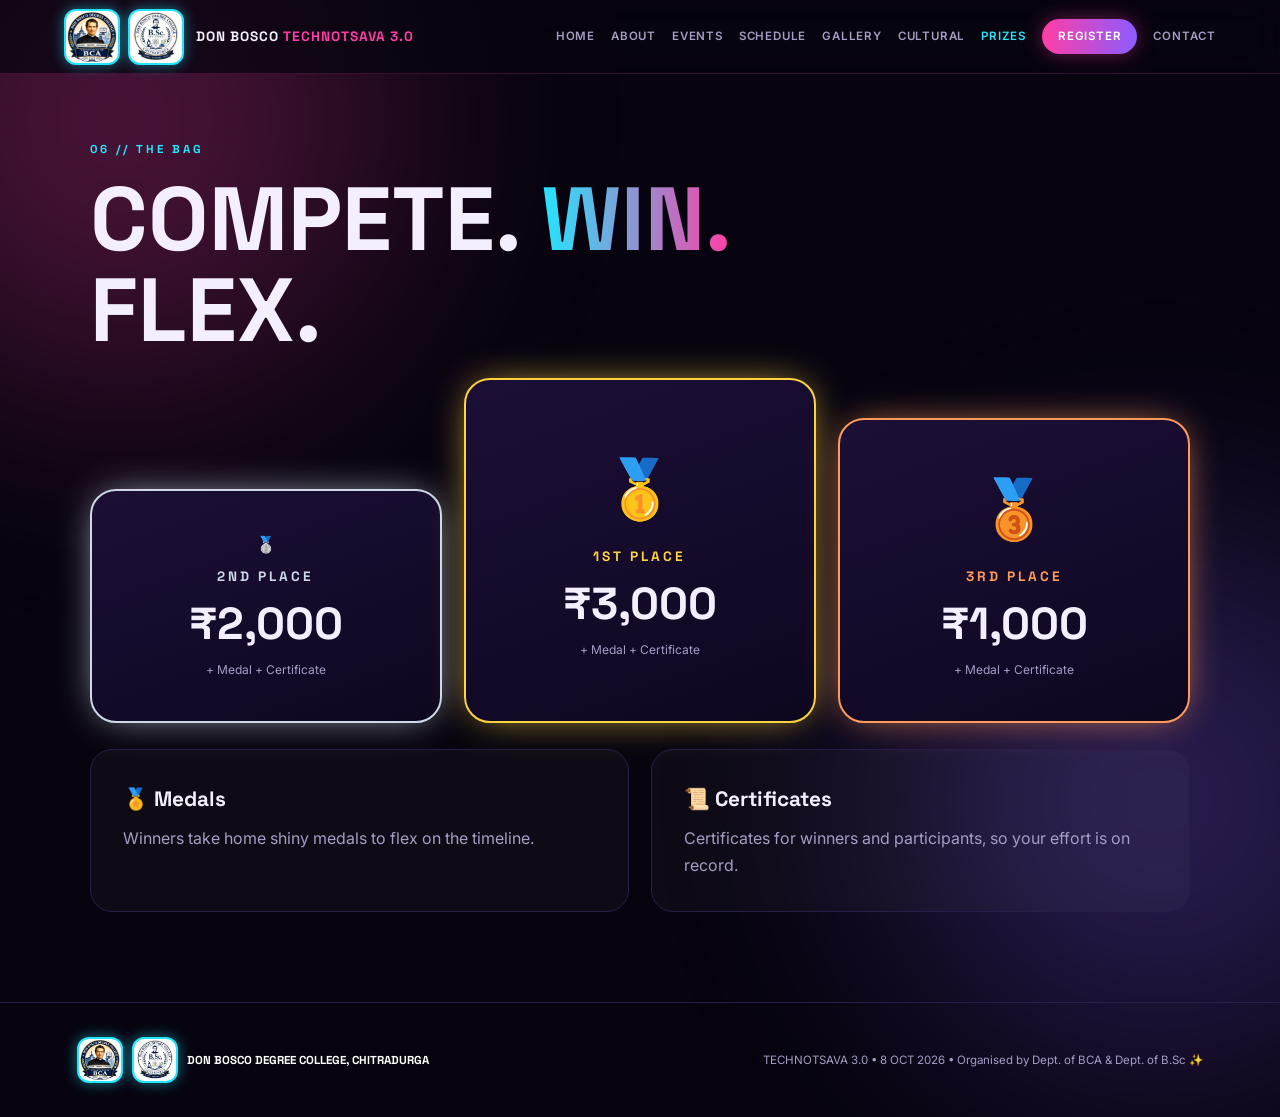
<file: technotsava event link/prizes.html>
<!DOCTYPE html><html lang="en"><head><meta charset="UTF-8"><meta name="viewport" content="width=device-width,initial-scale=1.0"><title>Prizes | TECHNOTSAVA 3.0</title>
<meta name="description" content="TECHNOTSAVA 3.0 - Don Bosco Degree College intra-department fest, 8 October 2026, Chitradurga.">
<link rel="stylesheet" href="css/style.css"><link href="https://fonts.googleapis.com/css2?family=Space+Grotesk:wght@500;700&family=Sora:wght@500;700&family=Inter:wght@300;400;500;600;700&display=swap" rel="stylesheet"></head><body>
<header class="nav"><a class="logo" href="index.html"><img src="img/logo-bca.png" alt="Department of BCA logo" class="logo-img"><img src="img/logo-bsc.jpg" alt="Department of B.Sc logo" class="logo-img"><span class="lt">DON BOSCO <b>TECHNOTSAVA 3.0</b></span></a><button class="menu" aria-label="menu">☰</button><nav><a  href="index.html">Home</a><a  href="about.html">About</a><a  href="events.html">Events</a><a  href="schedule.html">Schedule</a><a  href="gallery.html">Gallery</a><a  href="cultural.html">Cultural</a><a class="active" href="prizes.html">Prizes</a><a class="register " href="registration.html">Register</a><a  href="contact.html">Contact</a></nav></header>
<main class="page"><p class="kicker">06 // THE BAG</p><h1>COMPETE. <span class="grad">WIN.</span><br>FLEX.</h1>
<div class="prize-grid"><div class="reveal" style="--c:#cfd8e8">🥈<b>2ND PLACE</b><strong>₹2,000</strong><small>+ Medal + Certificate</small></div>
<div class="first reveal" style="--c:var(--yellow)"><span class="em">🥇</span><b>1ST PLACE</b><strong>₹3,000</strong><small>+ Medal + Certificate</small></div>
<div class="reveal" style="--c:#ff9a5a"><span class="em">🥉</span><b>3RD PLACE</b><strong>₹1,000</strong><small>+ Medal + Certificate</small></div></div>
<div class="notice-row"><div class="notice reveal"><h2>🏅 Medals</h2><p>Winners take home shiny medals to flex on the timeline.</p></div><div class="notice reveal"><h2>📜 Certificates</h2><p>Certificates for winners and participants, so your effort is on record.</p></div></div></main>
<footer><b><img src="img/logo-bca.png" alt="Department of BCA logo" class="logo-img"><img src="img/logo-bsc.jpg" alt="Department of B.Sc logo" class="logo-img"> DON BOSCO DEGREE COLLEGE, CHITRADURGA</b><span>TECHNOTSAVA 3.0 • 8 OCT 2026 • Organised by Dept. of BCA &amp; Dept. of B.Sc ✨</span></footer>
<script src="js/config.js"></script><script src="js/main.js"></script></body></html>
</file>
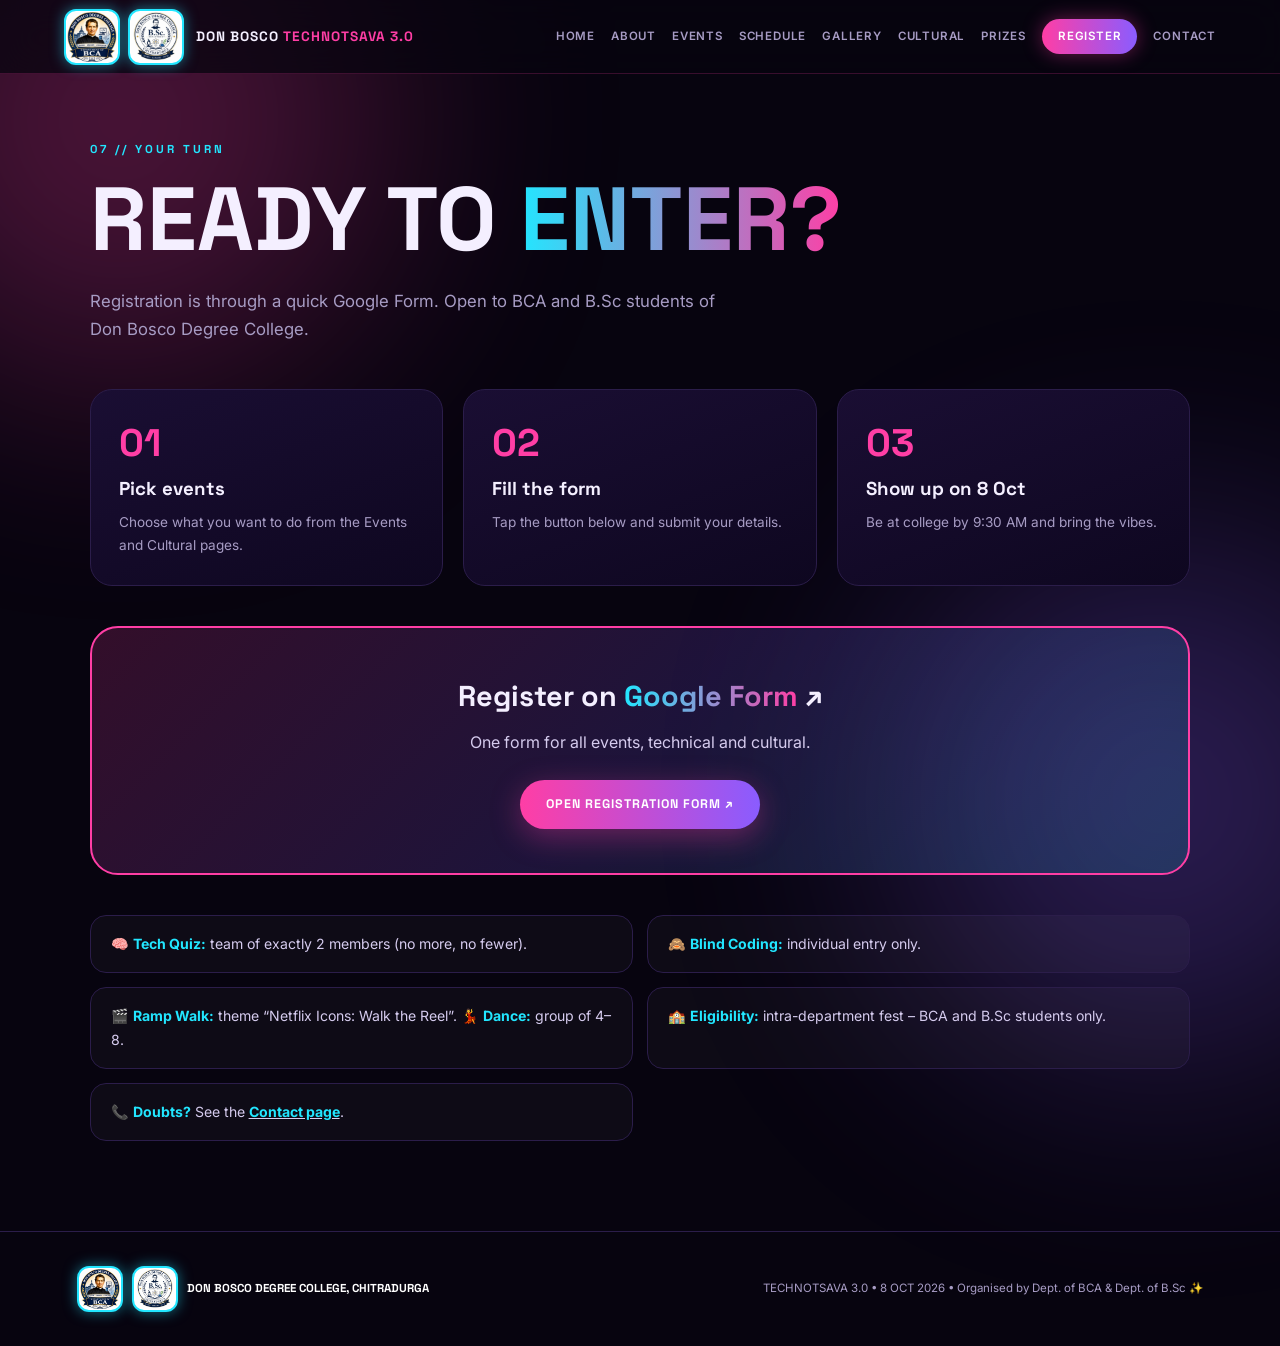
<file: technotsava event link/registration.html>
<!DOCTYPE html><html lang="en"><head><meta charset="UTF-8"><meta name="viewport" content="width=device-width,initial-scale=1.0"><title>Register | TECHNOTSAVA 3.0</title>
<meta name="description" content="TECHNOTSAVA 3.0 - Don Bosco Degree College intra-department fest, 8 October 2026, Chitradurga.">
<link rel="stylesheet" href="css/style.css"><link href="https://fonts.googleapis.com/css2?family=Space+Grotesk:wght@500;700&family=Sora:wght@500;700&family=Inter:wght@300;400;500;600;700&display=swap" rel="stylesheet"></head><body>
<header class="nav"><a class="logo" href="index.html"><img src="img/logo-bca.png" alt="Department of BCA logo" class="logo-img"><img src="img/logo-bsc.jpg" alt="Department of B.Sc logo" class="logo-img"><span class="lt">DON BOSCO <b>TECHNOTSAVA 3.0</b></span></a><button class="menu" aria-label="menu">☰</button><nav><a  href="index.html">Home</a><a  href="about.html">About</a><a  href="events.html">Events</a><a  href="schedule.html">Schedule</a><a  href="gallery.html">Gallery</a><a  href="cultural.html">Cultural</a><a  href="prizes.html">Prizes</a><a class="register active" href="registration.html">Register</a><a  href="contact.html">Contact</a></nav></header>
<main class="page"><p class="kicker">07 // YOUR TURN</p><h1>READY TO <span class="grad">ENTER?</span></h1><p class="sub">Registration is through a quick Google Form. Open to BCA and B.Sc students of Don Bosco Degree College.</p>
<div class="steps"><div class="step reveal"><span>01</span><h3>Pick events</h3><p>Choose what you want to do from the Events and Cultural pages.</p></div><div class="step reveal"><span>02</span><h3>Fill the form</h3><p>Tap the button below and submit your details.</p></div><div class="step reveal"><span>03</span><h3>Show up on 8 Oct</h3><p>Be at college by 9:30 AM and bring the vibes.</p></div></div>
<div class="reg-box reveal"><h2>Register on <span class="grad">Google Form</span> ↗</h2><p>One form for all events, technical and cultural.</p><a class="btn primary" data-register href="#">OPEN REGISTRATION FORM ↗</a><p class="soon">🔔 Registration link dropping soon – check back shortly!</p></div>
<div class="rules"><div>🧠 <b>Tech Quiz:</b> team of exactly 2 members (no more, no fewer).</div><div>🙈 <b>Blind Coding:</b> individual entry only.</div><div>🎬 <b>Ramp Walk:</b> theme “Netflix Icons: Walk the Reel”. 💃 <b>Dance:</b> group of 4–8.</div><div>🏫 <b>Eligibility:</b> intra-department fest – BCA and B.Sc students only.</div><div>📞 <b>Doubts?</b> See the <a href="contact.html"><b>Contact page</b></a>.</div></div></main>
<footer><b><img src="img/logo-bca.png" alt="Department of BCA logo" class="logo-img"><img src="img/logo-bsc.jpg" alt="Department of B.Sc logo" class="logo-img"> DON BOSCO DEGREE COLLEGE, CHITRADURGA</b><span>TECHNOTSAVA 3.0 • 8 OCT 2026 • Organised by Dept. of BCA &amp; Dept. of B.Sc ✨</span></footer>
<script src="js/config.js"></script><script src="js/main.js"></script></body></html>
</file>
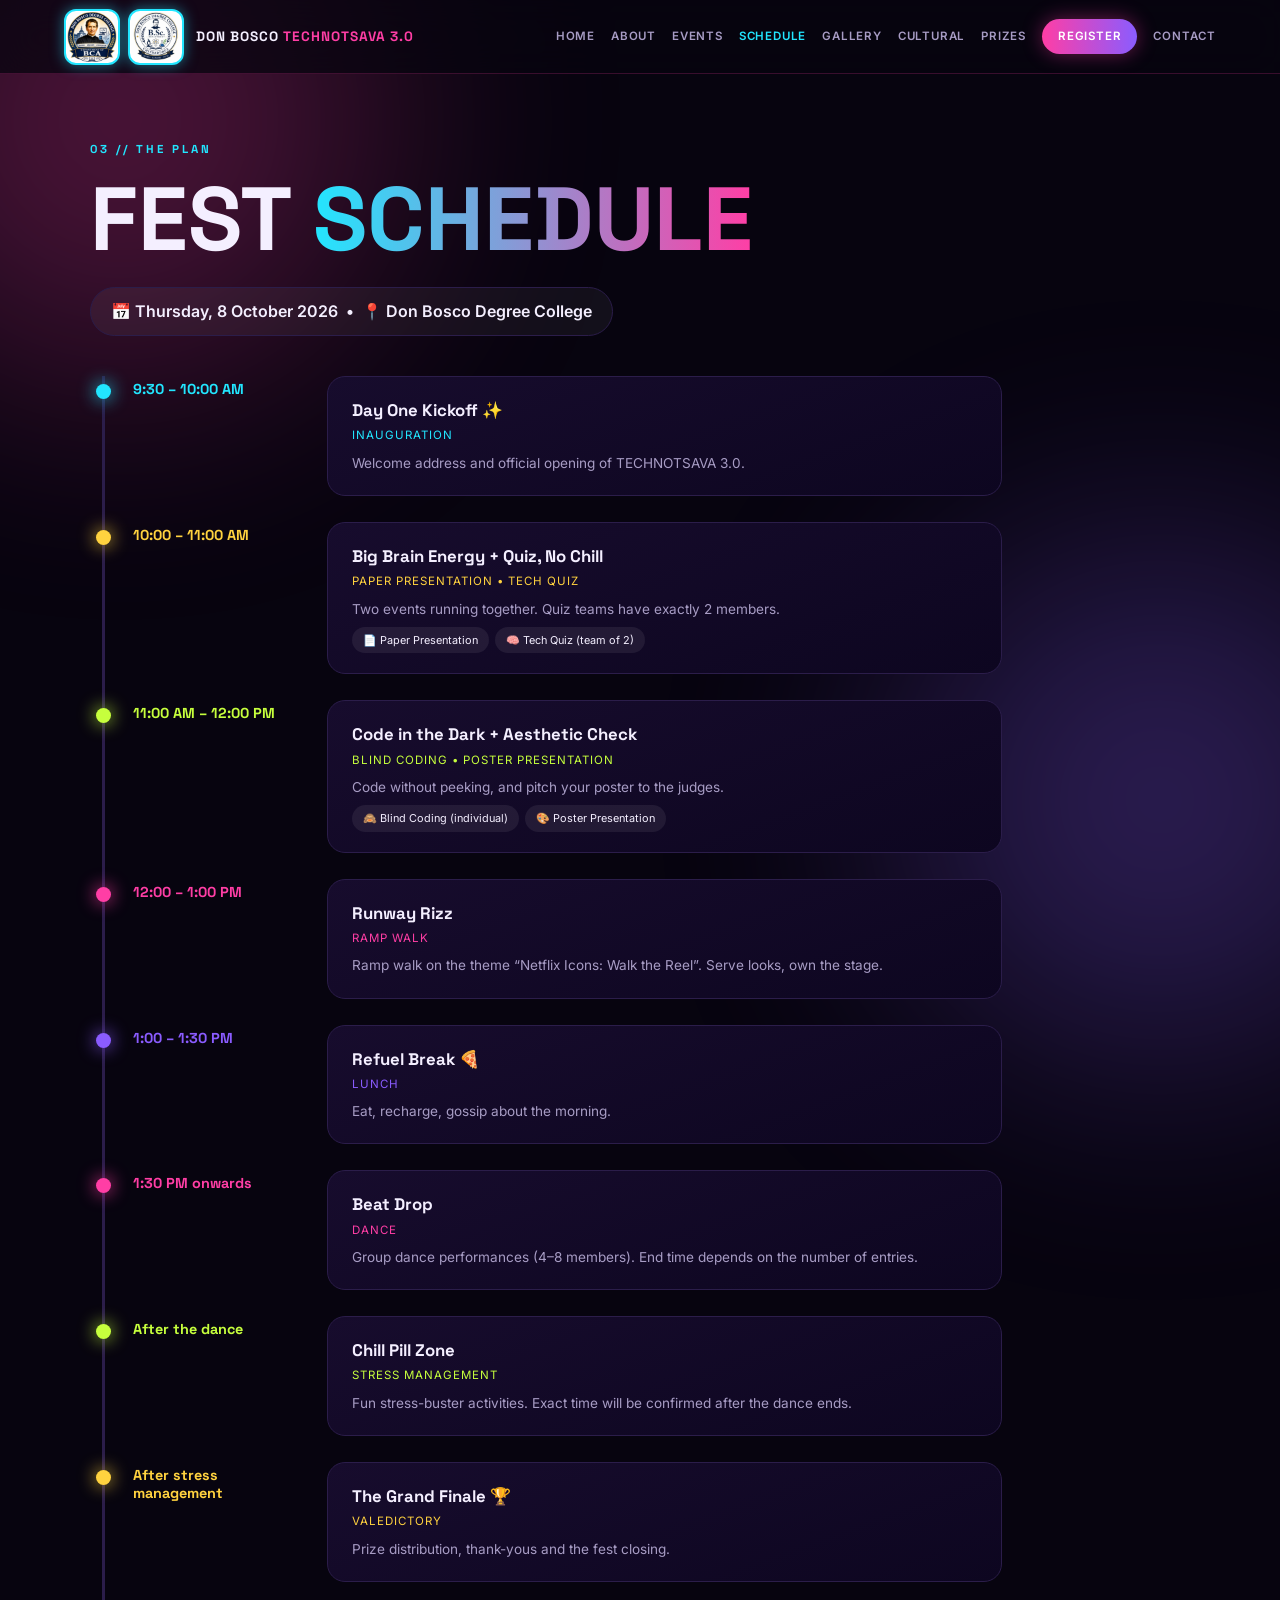
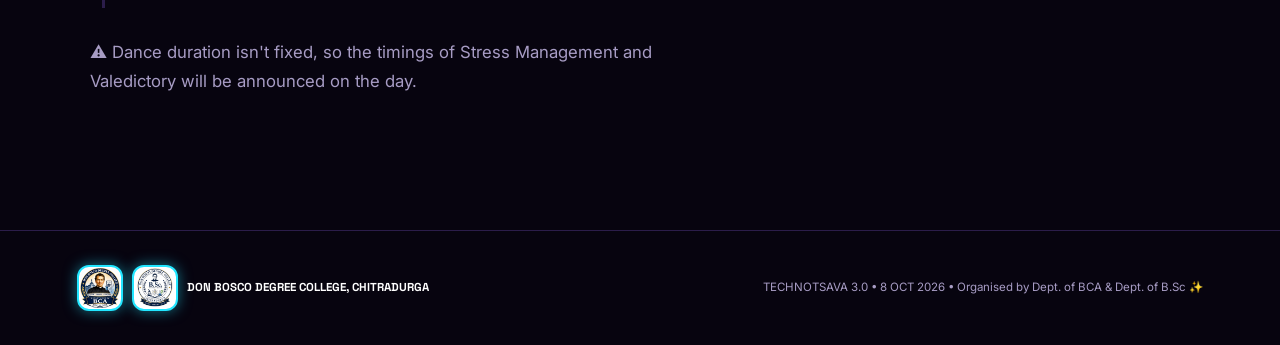
<file: technotsava event link/schedule.html>
<!DOCTYPE html><html lang="en"><head><meta charset="UTF-8"><meta name="viewport" content="width=device-width,initial-scale=1.0"><title>Schedule | TECHNOTSAVA 3.0</title>
<meta name="description" content="TECHNOTSAVA 3.0 - Don Bosco Degree College intra-department fest, 8 October 2026, Chitradurga.">
<link rel="stylesheet" href="css/style.css"><link href="https://fonts.googleapis.com/css2?family=Space+Grotesk:wght@500;700&family=Sora:wght@500;700&family=Inter:wght@300;400;500;600;700&display=swap" rel="stylesheet"></head><body>
<header class="nav"><a class="logo" href="index.html"><img src="img/logo-bca.png" alt="Department of BCA logo" class="logo-img"><img src="img/logo-bsc.jpg" alt="Department of B.Sc logo" class="logo-img"><span class="lt">DON BOSCO <b>TECHNOTSAVA 3.0</b></span></a><button class="menu" aria-label="menu">☰</button><nav><a  href="index.html">Home</a><a  href="about.html">About</a><a  href="events.html">Events</a><a class="active" href="schedule.html">Schedule</a><a  href="gallery.html">Gallery</a><a  href="cultural.html">Cultural</a><a  href="prizes.html">Prizes</a><a class="register " href="registration.html">Register</a><a  href="contact.html">Contact</a></nav></header>
<main class="page"><p class="kicker">03 // THE PLAN</p><h1>FEST <span class="grad">SCHEDULE</span></h1><div class="date-pill">📅 Thursday, 8 October 2026 &nbsp;•&nbsp; 📍 Don Bosco Degree College</div><div class="timeline"><div class="reveal" style="--c:var(--cyan)"><time>9:30 – 10:00 AM</time><section><b>Day One Kickoff ✨</b><i>INAUGURATION</i><p>Welcome address and official opening of TECHNOTSAVA 3.0.</p></section></div><div class="reveal" style="--c:var(--yellow)"><time>10:00 – 11:00 AM</time><section><b>Big Brain Energy + Quiz, No Chill</b><i>PAPER PRESENTATION • TECH QUIZ</i><p>Two events running together. Quiz teams have exactly 2 members.</p><span class="chip">📄 Paper Presentation</span><span class="chip">🧠 Tech Quiz (team of 2)</span></section></div><div class="reveal" style="--c:var(--lime)"><time>11:00 AM – 12:00 PM</time><section><b>Code in the Dark + Aesthetic Check</b><i>BLIND CODING • POSTER PRESENTATION</i><p>Code without peeking, and pitch your poster to the judges.</p><span class="chip">🙈 Blind Coding (individual)</span><span class="chip">🎨 Poster Presentation</span></section></div><div class="reveal" style="--c:var(--pink)"><time>12:00 – 1:00 PM</time><section><b>Runway Rizz</b><i>RAMP WALK</i><p>Ramp walk on the theme “Netflix Icons: Walk the Reel”. Serve looks, own the stage.</p></section></div><div class="reveal" style="--c:var(--violet)"><time>1:00 – 1:30 PM</time><section><b>Refuel Break 🍕</b><i>LUNCH</i><p>Eat, recharge, gossip about the morning.</p></section></div><div class="reveal" style="--c:var(--pink)"><time>1:30 PM onwards</time><section><b>Beat Drop</b><i>DANCE</i><p>Group dance performances (4–8 members). End time depends on the number of entries.</p></section></div><div class="reveal" style="--c:var(--lime)"><time>After the dance</time><section><b>Chill Pill Zone</b><i>STRESS MANAGEMENT</i><p>Fun stress-buster activities. Exact time will be confirmed after the dance ends.</p></section></div><div class="reveal" style="--c:var(--yellow)"><time>After stress management</time><section><b>The Grand Finale 🏆</b><i>VALEDICTORY</i><p>Prize distribution, thank-yous and the fest closing.</p></section></div></div><p class="sub" style="margin-top:30px">⚠️ Dance duration isn't fixed, so the timings of Stress Management and Valedictory will be announced on the day.</p></main>
<footer><b><img src="img/logo-bca.png" alt="Department of BCA logo" class="logo-img"><img src="img/logo-bsc.jpg" alt="Department of B.Sc logo" class="logo-img"> DON BOSCO DEGREE COLLEGE, CHITRADURGA</b><span>TECHNOTSAVA 3.0 • 8 OCT 2026 • Organised by Dept. of BCA &amp; Dept. of B.Sc ✨</span></footer>
<script src="js/config.js"></script><script src="js/main.js"></script></body></html>
</file>
<file: technotsava event link/css/style.css>
:root{--bg:#07040f;--card:#120a22;--line:#2b1d4a;--pink:#ff3ea5;--cyan:#22e6ff;--lime:#c6ff3d;--yellow:#ffd23f;--violet:#8a5cff;--txt:#f4efff;--mute:#a79cc4}
*{box-sizing:border-box;margin:0;padding:0}html{scroll-behavior:smooth}
body{background:var(--bg);color:var(--txt);font-family:Inter,sans-serif;line-height:1.7;overflow-x:hidden}
body:before,body:after{content:"";position:fixed;width:520px;height:520px;border-radius:50%;filter:blur(130px);opacity:.28;z-index:-1;pointer-events:none;animation:float 14s ease-in-out infinite alternate}
body:before{background:var(--pink);top:-140px;left:-140px}body:after{background:var(--violet);bottom:-160px;right:-140px;animation-delay:-6s}
@keyframes float{to{transform:translate(90px,70px) scale(1.15)}}
a{color:inherit}h1,h2,h3,.logo,.btn,.kicker{font-family:'Space Grotesk',Sora,sans-serif}
.grad{background:linear-gradient(90deg,var(--cyan),var(--pink),var(--yellow));-webkit-background-clip:text;background-clip:text;color:transparent;background-size:200% auto;animation:shine 6s linear infinite}
@keyframes shine{to{background-position:200% center}}
/* nav */
.nav{height:74px;position:fixed;inset:0 0 auto 0;z-index:100;display:flex;align-items:center;justify-content:space-between;padding:0 5%;background:rgba(7,4,15,.75);backdrop-filter:blur(18px);border-bottom:1px solid rgba(255,62,165,.2)}
.logo{font-weight:700;font-size:.85rem;text-decoration:none;letter-spacing:1px;display:inline-flex;align-items:center;gap:9px}.logo b{color:var(--pink);white-space:nowrap}
.logo-img{width:36px;height:36px;border-radius:50%;object-fit:cover;border:2px solid var(--cyan);box-shadow:0 0 14px rgba(34,230,255,.5)}
.nav nav{display:flex;align-items:center;gap:20px}.nav nav a{color:var(--mute);text-decoration:none;font-size:.72rem;text-transform:uppercase;letter-spacing:.8px;font-weight:600;transition:.25s}
.nav nav a:hover,.nav nav a.active{color:var(--cyan)}.nav .register{background:linear-gradient(90deg,var(--pink),var(--violet));padding:8px 16px;border-radius:30px;color:#fff!important;box-shadow:0 0 20px rgba(255,62,165,.4)}
.menu{display:none;background:none;border:0;color:#fff;font-size:26px;cursor:pointer}
/* generic */
.page{min-height:100vh;padding:140px 7% 90px;max-width:1300px;margin:auto}
.kicker{color:var(--cyan);font-size:.72rem;font-weight:700;letter-spacing:3px;text-transform:uppercase}
.page h1{font-size:clamp(2.6rem,7vw,6rem);line-height:1.02;margin:14px 0 22px;font-weight:700}
.sub{color:var(--mute);max-width:650px;margin-bottom:45px;font-size:1.05rem}
.btn{display:inline-flex;align-items:center;gap:8px;padding:14px 26px;text-decoration:none;font-size:.78rem;font-weight:700;letter-spacing:1px;border-radius:40px;border:0;cursor:pointer;transition:.25s}
.primary{background:linear-gradient(90deg,var(--pink),var(--violet));color:#fff;box-shadow:0 8px 30px rgba(255,62,165,.35)}.primary:hover{transform:translateY(-3px) scale(1.03)}
.ghost{border:2px solid var(--cyan);color:var(--cyan)}.ghost:hover{background:var(--cyan);color:#07040f}
.center{text-align:center;margin-top:50px}
.reveal{opacity:0;transform:translateY(34px);transition:.8s cubic-bezier(.2,.7,.2,1)}.reveal.in{opacity:1;transform:none}
.sticker{display:inline-block;background:var(--yellow);color:#1a1200;font:700 .68rem 'Space Grotesk';padding:4px 12px;border-radius:20px;transform:rotate(-3deg);letter-spacing:1px}
/* hero */
.hero{min-height:100vh;position:relative;display:flex;align-items:center;padding:130px 7% 90px;overflow:hidden}
.hero-bg{position:absolute;inset:0;background:linear-gradient(90deg,#07040f 5%,rgba(7,4,15,.8) 50%,rgba(7,4,15,.35)),url(../img/stage-empty.jpg) center/cover;filter:saturate(1.1)}
.hero-content{position:relative;z-index:2;max-width:820px}
.hero h1{font-weight:700;font-size:clamp(3.2rem,9.5vw,8.4rem);line-height:.92;letter-spacing:-3px;margin:18px 0}
.hero h1 small{display:block;font-size:.3em;letter-spacing:8px;color:var(--lime);margin-top:12px;-webkit-text-fill-color:var(--lime)}
.tagline{font:700 1.1rem 'Space Grotesk';letter-spacing:4px}.lead{color:#cfc6e6;max-width:580px;margin:20px 0 30px;font-size:1.05rem}
.buttons{display:flex;gap:12px;flex-wrap:wrap}
.hero-facts{display:flex;gap:28px;margin-top:50px;flex-wrap:wrap}.hero-facts div{border-left:3px solid var(--pink);padding-left:14px}
.hero-facts b{display:block;font:700 1.9rem 'Space Grotesk';color:var(--cyan)}.hero-facts small{font-size:.6rem;letter-spacing:2px;color:var(--mute)}
.orb{position:absolute;right:7%;top:50%;margin-top:-190px;width:380px;height:380px;z-index:2}
.orb .ring{position:absolute;inset:0;border-radius:50%;border:2px dashed rgba(34,230,255,.45);animation:spin 22s linear infinite}
.orb .ring.two{inset:38px;border-color:rgba(255,62,165,.55);animation-direction:reverse;animation-duration:16s}
.core{position:absolute;inset:80px;border-radius:50%;display:grid;place-content:center;text-align:center;background:radial-gradient(circle,#2a0f4d,#12082a);border:2px solid var(--pink);box-shadow:0 0 60px rgba(255,62,165,.45);font:700 4rem/1 'Space Grotesk';color:#fff}
.core small{font-size:.22em;letter-spacing:4px;color:var(--yellow)}.core span{font-size:.3em;color:var(--cyan);letter-spacing:3px}
@keyframes spin{to{transform:rotate(360deg)}}
/* marquee */
.marquee{overflow:hidden;background:linear-gradient(90deg,var(--pink),var(--violet),var(--cyan));padding:12px 0;transform:rotate(-1deg);margin:-10px -2% 0;position:relative;z-index:3}
.marquee div{display:flex;gap:40px;width:max-content;animation:scroll 28s linear infinite;font:700 .95rem 'Space Grotesk';color:#0b0518;letter-spacing:2px;white-space:nowrap}
@keyframes scroll{to{transform:translateX(-50%)}}
/* countdown */
.count{padding:90px 7%;text-align:center}.count h2{font-size:clamp(1.8rem,4vw,3rem);margin:8px 0 30px}
.timer{display:flex;justify-content:center;gap:14px;flex-wrap:wrap}
.timer div{min-width:130px;padding:22px 14px;border-radius:20px;background:rgba(255,255,255,.04);border:1px solid var(--line);backdrop-filter:blur(8px)}
.timer b{display:block;font:700 2.8rem 'Space Grotesk';background:linear-gradient(180deg,#fff,var(--cyan));-webkit-background-clip:text;background-clip:text;color:transparent}
.timer small{font-size:.62rem;letter-spacing:3px;color:var(--mute)}
/* quick */
.quick{display:grid;grid-template-columns:repeat(3,1fr);gap:20px;padding:0 7% 100px;max-width:1300px;margin:auto}
.quick>div,.feature{padding:36px 30px;border-radius:24px;background:linear-gradient(160deg,#1a0e33,#0e0720);border:1px solid var(--line);transition:.3s}
.quick>div:hover,.feature:hover{transform:translateY(-8px);border-color:var(--pink);box-shadow:0 20px 50px rgba(255,62,165,.15)}
.quick .em{font-size:2.6rem}.quick h3{font-size:1.15rem;margin:12px 0}.quick p{color:var(--mute);font-size:.88rem;min-height:70px}.quick a{color:var(--cyan);font-weight:700;font-size:.78rem;text-decoration:none}
/* about */
.split{display:grid;grid-template-columns:1fr 1fr;gap:60px;align-items:center;margin-top:70px}.split.reverse>div:first-child{order:2}
.photo{position:relative}.photo img{width:100%;height:400px;object-fit:cover;border-radius:24px;border:2px solid var(--line);display:block}
.photo:before{content:"";position:absolute;inset:14px -14px -14px 14px;border-radius:24px;border:2px solid var(--pink);z-index:-1}
.photo.b:before{border-color:var(--cyan)}.photo.c:before{border-color:var(--yellow)}
.split h2{font-size:1.9rem;margin:8px 0 16px}.split p{color:#c2b8dc;margin-bottom:16px}
.cards{display:flex;gap:14px;margin-top:24px;flex-wrap:wrap}.cards div{padding:16px 22px;border-radius:16px;border:1px solid var(--line);background:rgba(255,255,255,.03)}
.cards b{display:block;font:700 1.8rem 'Space Grotesk';color:var(--lime)}.cards small{font-size:.6rem;letter-spacing:2px;color:var(--mute)}
/* events */
.event-grid{display:grid;grid-template-columns:repeat(3,1fr);gap:22px}
.event-card{border-radius:24px;overflow:hidden;background:linear-gradient(160deg,#1a0e33,#0e0720);border:1px solid var(--line);transition:.3s;position:relative;display:flex;flex-direction:column}
.event-card:hover{transform:translateY(-8px) rotate(-.6deg);border-color:var(--c,var(--pink));box-shadow:0 20px 50px rgba(0,0,0,.4)}
.event-top{height:210px;display:grid;place-items:center;font-size:4.4rem;overflow:hidden;background:radial-gradient(circle at 30% 20%,var(--c,var(--pink)),transparent 75%);position:relative}
.event-top b{position:absolute;top:12px;left:16px;font:700 .8rem 'Space Grotesk';opacity:.8}
.event-top .sticker{position:absolute;top:12px;right:12px}
.event-body{padding:22px 24px 26px;flex:1;display:flex;flex-direction:column}
.event-body small{color:var(--c,var(--pink));font-size:.62rem;letter-spacing:2px;font-weight:700}
.event-body h2{font-size:1.35rem;margin:4px 0 2px}.event-body .real{font-size:.72rem;color:var(--mute);margin-bottom:12px}
.event-body p{color:#b9aed4;font-size:.85rem;flex:1}
.tags{display:flex;flex-wrap:wrap;gap:7px;margin-top:16px}.tags span{font-size:.66rem;padding:5px 11px;border-radius:20px;border:1px solid var(--line);color:#d8cff0;background:rgba(255,255,255,.03)}
.tags span.hot{border-color:var(--c,var(--pink));color:var(--c,var(--pink))}
.theme-note{margin:40px 0 0;padding:20px 26px;border-radius:20px;border:2px dashed var(--yellow);color:#ffe9a0}
/* schedule */
.date-pill{display:inline-flex;gap:10px;align-items:center;background:rgba(255,255,255,.05);border:1px solid var(--line);padding:10px 20px;border-radius:40px;margin-bottom:40px;font-weight:600}
.timeline{max-width:900px;border-left:3px solid var(--line);margin-left:12px}
.timeline>div{display:grid;grid-template-columns:170px 1fr;gap:24px;padding:0 0 26px 28px;position:relative}
.timeline>div:before{content:"";width:15px;height:15px;border-radius:50%;background:var(--c,var(--cyan));position:absolute;left:-9px;top:8px;box-shadow:0 0 18px var(--c,var(--cyan))}
.timeline time{font:700 .9rem 'Space Grotesk';color:var(--c,var(--cyan));padding-top:4px}
.timeline section{padding:20px 24px;border-radius:18px;border:1px solid var(--line);background:linear-gradient(160deg,#170c2d,#0d0620);transition:.3s}
.timeline section:hover{border-color:var(--c,var(--cyan));transform:translateX(6px)}
.timeline section b{font:700 1.05rem 'Space Grotesk'}.timeline section i{display:block;font-style:normal;font-size:.72rem;color:var(--c,var(--cyan));letter-spacing:1px;margin:2px 0 6px}
.timeline section p{color:var(--mute);font-size:.85rem}.timeline .chip{display:inline-block;margin:6px 6px 0 0;font-size:.68rem;padding:4px 11px;border-radius:20px;background:rgba(255,255,255,.07)}
/* gallery */
.gallery{display:grid;grid-template-columns:1.3fr .7fr .7fr;grid-auto-rows:240px;gap:14px}
.gallery img{width:100%;height:100%;object-fit:cover;cursor:zoom-in;border-radius:20px;transition:.35s;border:1px solid var(--line)}
.gallery img:hover{transform:scale(1.03) rotate(-.6deg);box-shadow:0 0 40px rgba(255,62,165,.35)}
.gallery img:first-child{grid-row:span 2}.gallery img:nth-child(4){grid-column:2/4}
.lightbox{position:fixed;inset:0;background:rgba(5,2,12,.94);display:none;place-items:center;z-index:999;cursor:zoom-out}.lightbox.open{display:grid}.lightbox img{max-width:94%;max-height:92%;border-radius:14px}
.gallery-video video{width:100%;max-width:420px;display:block;border-radius:20px;border:2px solid var(--pink);background:#000}
/* cultural */
.culture-page{min-height:75vh;position:relative;padding:150px 7% 70px;display:flex;align-items:center;overflow:hidden}
.culture-bg{position:absolute;inset:0;background:linear-gradient(90deg,#07040f 5%,rgba(7,4,15,.8) 50%,rgba(7,4,15,.3)),url(../img/panel-speaking.jpg) center/cover}
.culture-content{position:relative;max-width:850px}.culture-content h1{font-size:clamp(2.8rem,7vw,6.4rem);line-height:1.02;margin:16px 0}
.culture-content>p:not(.kicker){color:#cfc6e6;max-width:650px}
.time{display:inline-block;margin-top:22px;font:700 .8rem 'Space Grotesk';color:#07040f;background:var(--lime);padding:9px 20px;border-radius:30px;letter-spacing:1px}
.culture-grid-section{padding:20px 7% 100px;max-width:1300px;margin:auto}.culture-grid{display:grid;grid-template-columns:repeat(2,1fr);gap:24px}
/* prizes */
.prize-grid{display:grid;grid-template-columns:repeat(3,1fr);gap:22px;align-items:end}
.prize-grid>div{padding:40px 20px;border-radius:26px;text-align:center;background:linear-gradient(160deg,#1c0f36,#0e0720);border:2px solid var(--c);box-shadow:0 0 40px -12px var(--c);transition:.3s}
.prize-grid>div:hover{transform:translateY(-10px)}.prize-grid .first{padding:60px 20px}
.prize-grid .em{font-size:3.6rem;display:block}.prize-grid b{display:block;font:700 .85rem 'Space Grotesk';letter-spacing:3px;margin:10px 0;color:var(--c)}
.prize-grid strong{font:700 2.8rem 'Space Grotesk'}.prize-grid small{display:block;color:var(--mute);font-size:.75rem;margin-top:8px}
.notice-row{display:grid;grid-template-columns:1fr 1fr;gap:22px;margin-top:26px}
.notice{padding:32px;border-radius:22px;border:1px solid var(--line);background:rgba(255,255,255,.03)}.notice h2{font-size:1.3rem;margin-bottom:8px}.notice p{color:var(--mute)}
/* register */
.steps{display:grid;grid-template-columns:repeat(3,1fr);gap:20px;margin:10px 0 40px}
.step{padding:28px;border-radius:22px;border:1px solid var(--line);background:linear-gradient(160deg,#1a0e33,#0e0720);text-align:left}
.step span{font:700 2.4rem 'Space Grotesk';color:var(--pink)}.step h3{margin:6px 0}.step p{color:var(--mute);font-size:.85rem}
.reg-box{padding:44px 30px;border-radius:28px;text-align:center;background:linear-gradient(135deg,rgba(255,62,165,.18),rgba(138,92,255,.18),rgba(34,230,255,.14));border:2px solid var(--pink)}
.reg-box h2{font-size:1.8rem;margin-bottom:8px}.reg-box p{color:#d5cbee;margin-bottom:24px}
.soon{display:none;margin-top:14px;font-size:.8rem;color:var(--yellow)}
.rules{margin-top:40px;display:grid;grid-template-columns:repeat(2,1fr);gap:14px}.rules div{padding:16px 20px;border-radius:16px;border:1px solid var(--line);background:rgba(255,255,255,.03);font-size:.88rem;color:#d5cbee}.rules b{color:var(--cyan)}
/* contact */
.contact-grid{display:grid;grid-template-columns:repeat(3,1fr);gap:20px}
.contact-grid>div{padding:30px;border-radius:22px;border:1px solid var(--line);background:linear-gradient(160deg,#1a0e33,#0e0720);transition:.3s}.contact-grid>div:hover{border-color:var(--cyan);transform:translateY(-6px)}
.contact-grid .em{font-size:2rem}.contact-grid small{display:block;color:var(--cyan);letter-spacing:3px;font-size:.65rem;font-weight:700;margin-top:8px}
.contact-grid h2{font-size:1.15rem;margin:4px 0 10px}.contact-grid a.call{display:inline-block;color:#07040f;background:var(--lime);font-weight:700;padding:8px 18px;border-radius:30px;text-decoration:none;font-size:.85rem}
.venue{margin-top:20px;padding:28px 30px;border-radius:22px;border:1px solid var(--line);background:rgba(255,255,255,.03);display:flex;justify-content:space-between;gap:20px;align-items:center;flex-wrap:wrap}
.venue h2{font-size:1.2rem}.venue p{color:var(--mute)}
.map-box{margin-top:20px;border-radius:24px;overflow:hidden;border:2px solid var(--line);height:420px}.map-box iframe{width:100%;height:100%;border:0;filter:invert(.92) hue-rotate(180deg) saturate(.8)}
footer{padding:34px 6%;border-top:1px solid var(--line);color:var(--mute);font-size:.72rem;display:flex;justify-content:space-between;gap:20px;flex-wrap:wrap;align-items:center}
footer b{font-family:'Space Grotesk';color:#fff;display:inline-flex;align-items:center;gap:9px}footer b .logo-img{width:28px;height:28px}
@media(max-width:1000px){.event-grid{grid-template-columns:repeat(2,1fr)}.orb{display:none}}
@media(max-width:900px){.nav nav{display:none;position:absolute;top:74px;left:0;right:0;background:#0b0618;padding:20px;flex-direction:column;align-items:stretch;border-bottom:1px solid var(--line)}.nav nav.open{display:flex}.menu{display:block}
.split,.contact-grid,.prize-grid,.quick,.steps,.notice-row,.rules,.culture-grid{grid-template-columns:1fr}.split.reverse>div:first-child{order:0}.photo img{height:280px}
.timeline>div{grid-template-columns:1fr;gap:6px}.page{padding:120px 6% 80px}.hero{padding:120px 6% 80px}.hero h1{letter-spacing:-2px}.logo{font-size:.7rem}
.gallery{grid-template-columns:1fr 1fr;grid-auto-rows:170px}.gallery img:first-child{grid-row:auto;grid-column:span 2}.gallery img:nth-child(4){grid-column:auto}.timer div{min-width:0;flex:1 1 40%}}
@media(max-width:600px){.event-grid{grid-template-columns:1fr}}

.event-top img{position:absolute;inset:0;width:100%;height:100%;object-fit:cover;transition:.5s}.event-card:hover .event-top img{transform:scale(1.08)}.event-top:has(img):after{content:'';position:absolute;inset:0;background:linear-gradient(0deg,#120a22 2%,transparent 60%),linear-gradient(135deg,var(--c),transparent 55%);opacity:.75;mix-blend-mode:normal}.event-top b,.event-top .sticker{z-index:2}.event-top .fb{position:relative}
.core{font-size:3.2rem!important;line-height:1.05!important}.core em{font-style:normal;font-size:.45em;color:var(--pink)}.core small{margin-bottom:6px}
.hero-bg{filter:saturate(1.25) contrast(1.05)}

/* v3: dual logos, rules popup */
.logo-img{width:56px;height:56px;border-radius:12px;object-fit:contain;background:#fff;border:2px solid var(--cyan);padding:1px}
.logo{gap:8px}.logo .lt{margin-left:4px}.nav nav{gap:16px}
footer b .logo-img{width:46px;height:46px}
.orgs{display:flex;align-items:center;gap:18px}.orgs img{width:130px;height:130px;object-fit:contain;background:#fff;border-radius:22px;padding:4px;border:3px solid var(--cyan);box-shadow:0 0 40px rgba(34,230,255,.4)}.orgs img+i+img{border-color:var(--pink);box-shadow:0 0 40px rgba(255,62,165,.4)}
.orgs i{font:700 2rem 'Space Grotesk';color:var(--yellow);font-style:normal}.orgs-cap{margin:10px 0 18px;font-size:.66rem}
.event-top{cursor:pointer}.rules-pill{position:absolute;left:14px;bottom:14px;z-index:3;background:rgba(7,4,15,.85);border:1px solid var(--c,var(--pink));color:#fff;font:700 .68rem 'Space Grotesk';letter-spacing:1px;padding:6px 13px;border-radius:20px;transition:.25s}.event-card:hover .rules-pill{background:var(--c,var(--pink));color:#07040f}
.modal{position:fixed;inset:0;z-index:1000;background:rgba(5,2,12,.88);backdrop-filter:blur(8px);display:none;place-items:center;padding:20px}.modal.open{display:grid}
.modal-box{width:min(680px,100%);max-height:88vh;overflow:auto;border-radius:26px;background:linear-gradient(160deg,#1c0f36,#0e0720);border:2px solid var(--c,var(--pink));box-shadow:0 0 70px -10px var(--c,var(--pink));padding:32px 30px;position:relative;animation:pop .3s ease}
@keyframes pop{from{transform:scale(.92);opacity:0}}
.modal-box h2{font-size:1.7rem;margin:4px 0 2px}.modal-box .real{color:var(--c,var(--pink));font-size:.78rem;font-weight:600;margin-bottom:16px}
.modal-box ol{padding-left:22px;color:#d5cbee;font-size:.9rem}.modal-box li{margin-bottom:7px;padding-left:4px}.modal-box li::marker{color:var(--c,var(--pink));font-weight:700}
.modal-box h3{font-size:.8rem;letter-spacing:2px;color:var(--yellow);margin:20px 0 10px}.modal-box .chips span{display:inline-block;margin:0 6px 7px 0;font-size:.72rem;padding:5px 12px;border-radius:20px;border:1px solid var(--c,var(--pink));color:#fff}
.modal-box .note{margin-top:16px;padding:12px 16px;border-radius:14px;border:1px dashed var(--yellow);color:#ffe9a0;font-size:.82rem}
.modal-x{position:absolute;top:14px;right:16px;background:rgba(255,255,255,.08);border:0;color:#fff;width:36px;height:36px;border-radius:50%;font-size:1.1rem;cursor:pointer}.modal-x:hover{background:var(--pink)}
.modal-box .btn{margin-top:22px}
@media(max-width:1180px){.logo .lt{display:none}}
@media(max-width:900px){.logo .lt{display:inline}.orgs img{width:96px;height:96px}}
@media(max-width:520px){.logo .lt{display:none}.logo-img{width:46px;height:46px}}

/* coordinator line on cards + modal */
.coord{margin-top:14px;padding-top:12px;border-top:1px dashed var(--line);font-size:.8rem;color:var(--mute);display:flex;flex-wrap:wrap;gap:6px;align-items:center}
.coord b{color:#e8e0fa;font-weight:600}
.coord a{color:var(--lime);font-weight:700;text-decoration:none;white-space:nowrap}
.coord a:hover{text-decoration:underline}
.coord-line{margin-top:14px;font-size:.85rem;color:var(--mute)}
.coord-line b{color:#fff}
.coord-line a{color:var(--lime);font-weight:700;text-decoration:none}
.topic-year{margin-top:14px;font:700 .78rem 'Space Grotesk';color:var(--cyan);letter-spacing:1px}
.topic-list{padding-left:20px;margin-top:4px;display:flex;flex-direction:column;gap:4px}
.topic-list li{color:#d5cbee;font-size:.85rem;line-height:1.5}
</file>
